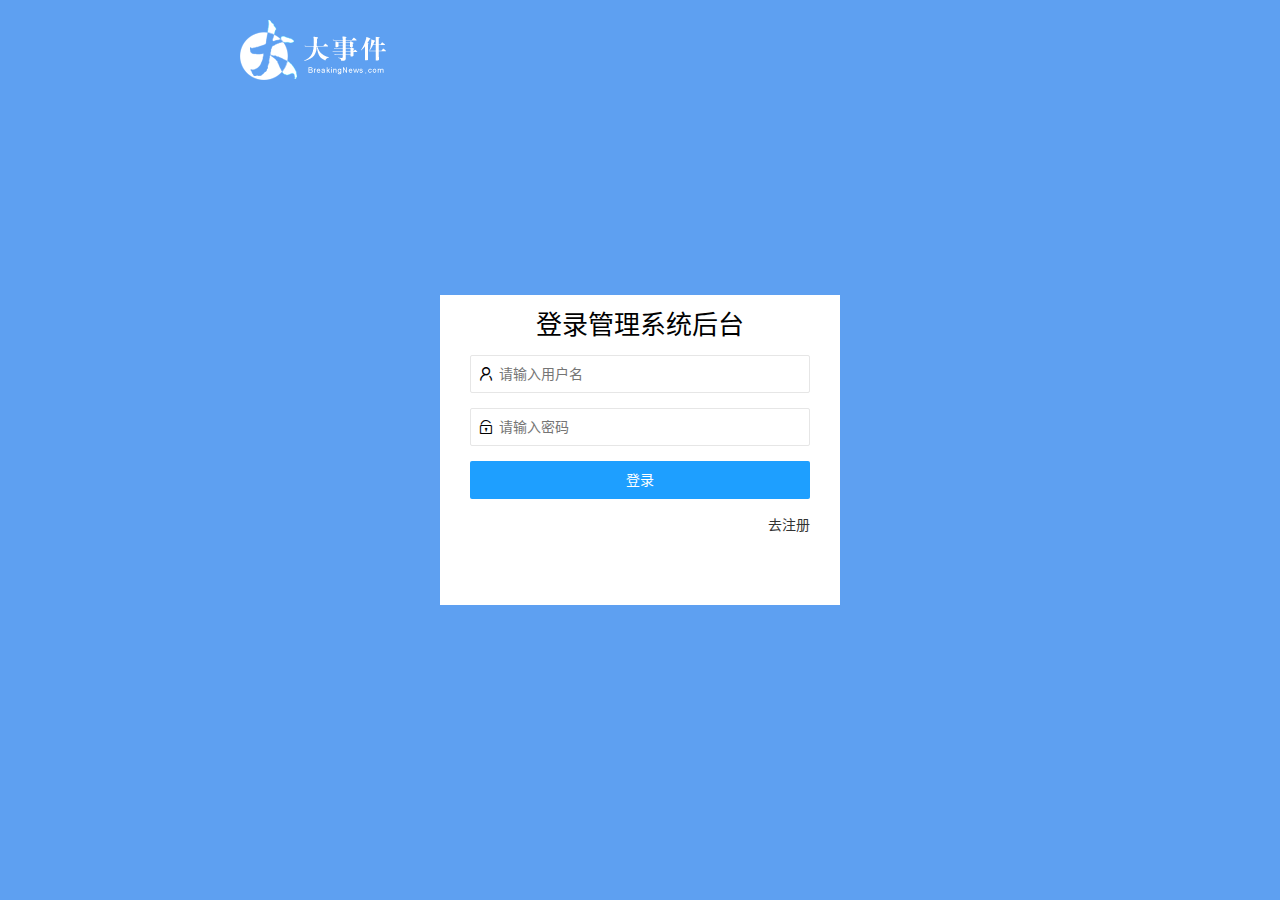
<file: login.html>
<!DOCTYPE html>
<html lang="zh-CN">

<head>
    <meta charset="UTF-8">
    <meta name="viewport" content="width=device-width, initial-scale=1.0">
    <title>Document</title>
    <link rel="stylesheet" href="./assets/lib/layui/css/layui.css">
    <link rel="stylesheet" href="./assets/css/login.css">

</head>

<body>
    <!-- log图片 -->

    <img src="./assets/images/logo.png" alt="" id="logo">

    <!-- 登录盒子 start -->
    <div class="box login">
        <!-- 标题 -->
        <div class="title">登录管理系统后台</div>
        <!-- 表单 -->
        <form class="layui-form" action="">
            <!-- 第一项 用户名 -->
            <div class="layui-form-item">
                <i class="layui-icon layui-icon-username"></i>
                <input type="text" name="username" required lay-verify="required" placeholder="请输入用户名"
                    autocomplete="off" class="layui-input">

            </div>
            <!-- 第二项 输入密码 -->
            <div class="layui-form-item">
                <i class="layui-icon layui-icon-password"></i>
                <input type="password" name="password" required lay-verify="required" placeholder="请输入密码"
                    autocomplete="off" class="layui-input">

            </div>
            <!-- 第四项 按钮 -->
            <div class="layui-form-item">
                <button class="layui-btn layui-btn-fluid layui-bg-blue" lay-submit lay-filter="formDemo">登录</button>

            </div>
            <!-- 第五项  -->
            <div class="layui-form-item">
                <a href="#">去注册</a>

            </div>
        </form>

    </div>








    <!-- 注册盒子 -->

    <div class="box register">
        <div class="title">登录管理系统后台</div>

        <!-- 表单 -->
        <form class="layui-form" action="">
            <!-- 第一项 用户名 -->
            <div class="layui-form-item">
                <i class="layui-icon layui-icon-username"></i>
                <input type="text" name="username" required lay-verify="required|user" placeholder="请输入用户名"
                    autocomplete="off" class="layui-input">

            </div>
            <!-- 第二项 输入密码 -->
            <div class="layui-form-item">
                <i class="layui-icon layui-icon-password"></i>
                <input type="password" name="password" required lay-verify="required|len" placeholder="请输入密码"
                    autocomplete="off" class="layui-input pwd">

            </div>
            <!-- 第三项 确认输入 -->
            <div class="layui-form-item">
                <i class="layui-icon layui-icon-password"></i>
                <input type="password" required lay-verify="required|len|same" placeholder="请输入确认密码" autocomplete="off"
                    class="layui-input ">

            </div>
            <!-- 第四项 按钮 -->
            <div class="layui-form-item">
                <button class="layui-btn layui-btn-fluid layui-bg-blue" lay-submit lay-filter="formDemo">注册</button>

            </div>
            <!-- 第五项  -->
            <div class="layui-form-item">
                <a href="javascript:;">去登录</a>

            </div>
        </form>


    </div>































    <script src="./assets/lib/layui/layui.all.js"></script>
    <script src="./assets/lib/jquery.js"></script>
    <script src="./assets/js/common.js"></script>
    <script src="./assets/js/login.js"></script>
</body>

</html>
</file>
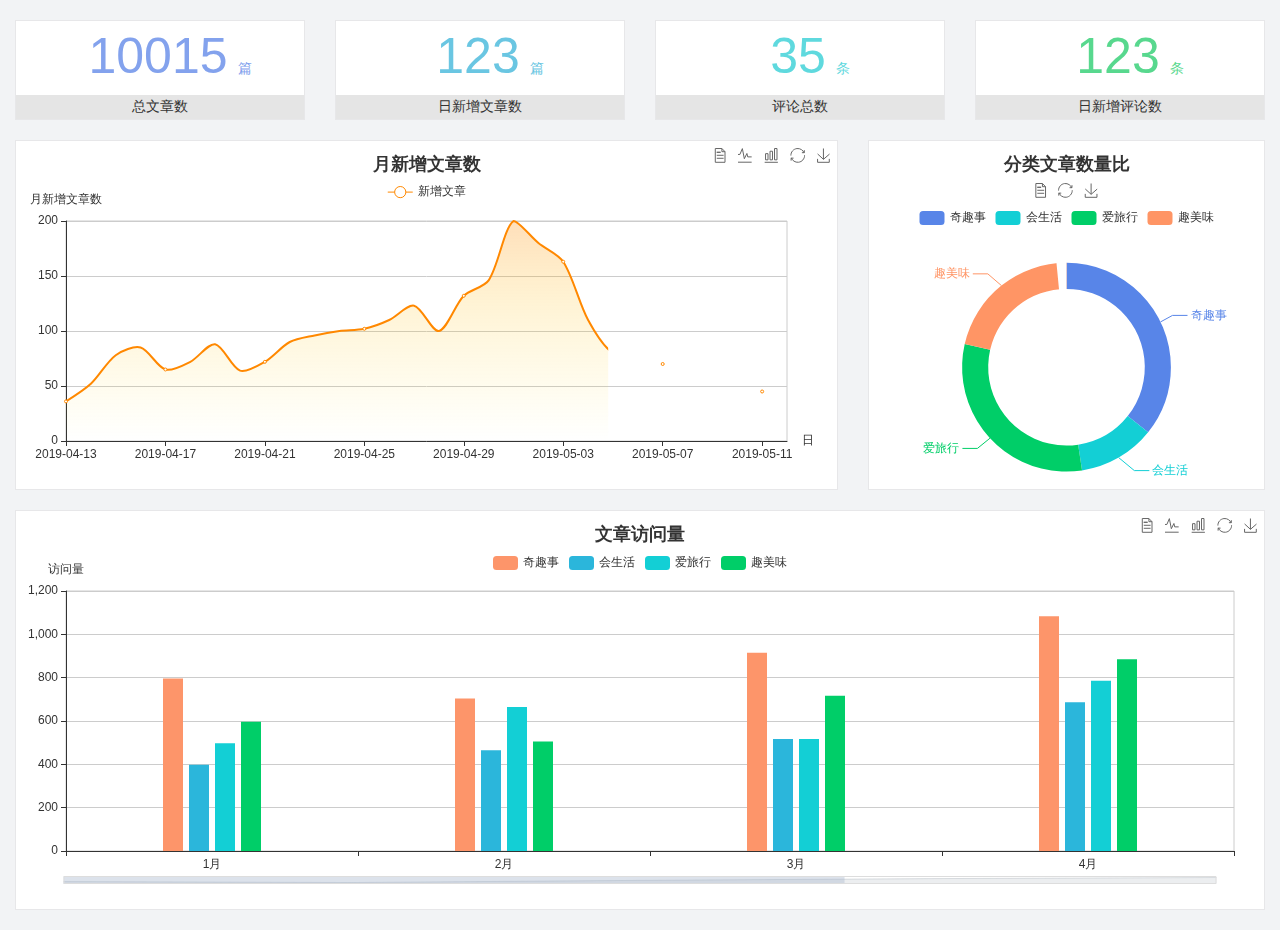
<file: home/dashboard.html>
<!DOCTYPE html>
<html lang="en">

<head>
  <meta charset="UTF-8">
  <meta name="viewport" content="width=device-width, initial-scale=1.0">
  <meta http-equiv="X-UA-Compatible" content="ie=edge">
  <title>图表统计</title>
  <link rel="stylesheet" href="../assets/lib/bootstrap.css" />
  <link rel="stylesheet" href="../assets/lib/main.css" />
  <script src="../assets/lib/jquery.js"></script>
  <script type="text/javascript" src="../assets/lib/echarts.min.js"></script>
</head>

<body>
  <div class="container-fluid">
    <div class="row spannel_list">
      <div class="col-sm-3 col-xs-6">
        <div class="spannel">
          <em>10015</em><span>篇</span>
          <b>总文章数</b>
        </div>
      </div>
      <div class="col-sm-3 col-xs-6">
        <div class="spannel scolor01">
          <em>123</em><span>篇</span>
          <b>日新增文章数</b>
        </div>
      </div>
      <div class="col-sm-3 col-xs-6">
        <div class="spannel scolor02">
          <em>35</em><span>条</span>
          <b>评论总数</b>
        </div>
      </div>
      <div class="col-sm-3 col-xs-6">
        <div class="spannel scolor03">
          <em>123</em><span>条</span>
          <b>日新增评论数</b>
        </div>
      </div>
    </div>
  </div>

  <div class="container-fluid">
    <div class="row curve-pie">
      <div class="col-lg-8 col-md-8">
        <div class="gragh_pannel" id="curve_show"></div>
      </div>
      <div class="col-lg-4 col-md-4">
        <div class="gragh_pannel" id="pie_show"></div>
      </div>
    </div>
  </div>

  <div class="container-fluid">
    <div class="column_pannel" id="column_show"></div>
  </div>

  <script>
    var oChart = echarts.init(document.getElementById('curve_show'));
    var aList_all = [
      { 'count': 36, 'date': '2019-04-13' },
      { 'count': 52, 'date': '2019-04-14' },
      { 'count': 78, 'date': '2019-04-15' },
      { 'count': 85, 'date': '2019-04-16' },
      { 'count': 65, 'date': '2019-04-17' },
      { 'count': 72, 'date': '2019-04-18' },
      { 'count': 88, 'date': '2019-04-19' },
      { 'count': 64, 'date': '2019-04-20' },
      { 'count': 72, 'date': '2019-04-21' },
      { 'count': 90, 'date': '2019-04-22' },
      { 'count': 96, 'date': '2019-04-23' },
      { 'count': 100, 'date': '2019-04-24' },
      { 'count': 102, 'date': '2019-04-25' },
      { 'count': 110, 'date': '2019-04-26' },
      { 'count': 123, 'date': '2019-04-27' },
      { 'count': 100, 'date': '2019-04-28' },
      { 'count': 132, 'date': '2019-04-29' },
      { 'count': 146, 'date': '2019-04-30' },
      { 'count': 200, 'date': '2019-05-01' },
      { 'count': 180, 'date': '2019-05-02' },
      { 'count': 163, 'date': '2019-05-03' },
      { 'count': 110, 'date': '2019-05-04' },
      { 'count': 80, 'date': '2019-05-05' },
      { 'count': 82, 'date': '2019-05-06' },
      { 'count': 70, 'date': '2019-05-07' },
      { 'count': 65, 'date': '2019-05-08' },
      { 'count': 54, 'date': '2019-05-09' },
      { 'count': 40, 'date': '2019-05-10' },
      { 'count': 45, 'date': '2019-05-11' },
      { 'count': 38, 'date': '2019-05-12' },
    ];

    let aCount = [];
    let aDate = [];

    for (var i = 0; i < aList_all.length; i++) {
      aCount.push(aList_all[i].count);
      aDate.push(aList_all[i].date);
    }

    var chartopt = {
      title: {
        text: '月新增文章数',
        left: 'center',
        top: '10'
      },
      tooltip: {
        trigger: 'axis'
      },
      legend: {
        data: ['新增文章'],
        top: '40'
      },
      toolbox: {
        show: true,
        feature: {
          mark: { show: true },
          dataView: { show: true, readOnly: false },
          magicType: { show: true, type: ['line', 'bar'] },
          restore: { show: true },
          saveAsImage: { show: true }
        }
      },
      calculable: true,
      xAxis: [
        {
          name: '日',
          type: 'category',
          boundaryGap: false,
          data: aDate
        }
      ],
      yAxis: [
        {
          name: '月新增文章数',
          type: 'value'
        }
      ],
      series: [
        {
          name: '新增文章',
          type: 'line',
          smooth: true,
          itemStyle: { normal: { areaStyle: { type: 'default' }, color: '#f80' }, lineStyle: { color: '#f80' } },
          data: aCount
        }],
      areaStyle: {
        normal: {
          color: new echarts.graphic.LinearGradient(0, 0, 0, 1, [{
            offset: 0,
            color: 'rgba(255,136,0,0.39)'
          }, {
            offset: .34,
            color: 'rgba(255,180,0,0.25)'
          }, {
            offset: 1,
            color: 'rgba(255,222,0,0.00)'
          }])

        }
      },
      grid: {
        show: true,
        x: 50,
        x2: 50,
        y: 80,
        height: 220
      }
    };

    oChart.setOption(chartopt);


    var oPie = echarts.init(document.getElementById('pie_show'));
    var oPieopt =
    {
      title: {
        top: 10,
        text: '分类文章数量比',
        x: 'center'
      },
      tooltip: {
        trigger: 'item',
        formatter: "{a} <br/>{b} : {c} ({d}%)"
      },
      color: ['#5885e8', '#13cfd5', '#00ce68', '#ff9565'],
      legend: {
        x: 'center',
        top: 65,
        data: ['奇趣事', '会生活', '爱旅行', '趣美味']
      },
      toolbox: {
        show: true,
        x: 'center',
        top: 35,
        feature: {
          mark: { show: true },
          dataView: { show: true, readOnly: false },
          magicType: {
            show: true,
            type: ['pie', 'funnel'],
            option: {
              funnel: {
                x: '25%',
                width: '50%',
                funnelAlign: 'left',
                max: 1548
              }
            }
          },
          restore: { show: true },
          saveAsImage: { show: true }
        }
      },
      calculable: true,
      series: [
        {
          name: '访问来源',
          type: 'pie',
          radius: ['45%', '60%'],
          center: ['50%', '65%'],
          data: [
            { value: 300, name: '奇趣事' },
            { value: 100, name: '会生活' },
            { value: 260, name: '爱旅行' },
            { value: 180, name: '趣美味' }
          ]
        }
      ]
    };
    oPie.setOption(oPieopt);



    var oColumn = this.echarts.init(document.getElementById('column_show'));
    var oColumnopt =
    {
      title: {
        text: '文章访问量',
        left: 'center',
        top: '10'
      },
      tooltip: {
        trigger: 'axis'
      },
      legend: {
        data: ['奇趣事', '会生活', '爱旅行', '趣美味'],
        top: '40'
      },
      toolbox: {
        show: true,
        feature: {
          mark: { show: true },
          dataView: { show: true, readOnly: false },
          magicType: { show: true, type: ['line', 'bar'] },
          restore: { show: true },
          saveAsImage: { show: true }
        }
      },
      calculable: true,
      xAxis: [
        {
          type: 'category',
          data: ['1月', '2月', '3月', '4月', '5月']
        }
      ],
      yAxis: [
        {
          name: '访问量',
          type: 'value'
        }
      ],
      series: [
        {
          name: '奇趣事',
          type: 'bar',
          barWidth: 20,
          itemStyle: {
            normal: { areaStyle: { type: 'default' }, color: '#fd956a' }
          },
          data: [800, 708, 920, 1090, 1200]
        },
        {
          name: '会生活',
          type: 'bar',
          barWidth: 20,
          itemStyle: {
            normal: { areaStyle: { type: 'default' }, color: '#2bb6db' }
          },
          data: [400, 468, 520, 690, 800]
        },
        {
          name: '爱旅行',
          type: 'bar',
          barWidth: 20,
          itemStyle: {
            normal: { areaStyle: { type: 'default' }, color: '#13cfd5' }
          },
          data: [500, 668, 520, 790, 900]
        },
        {
          name: '趣美味',
          type: 'bar',
          barWidth: 20,
          itemStyle: {
            normal: { areaStyle: { type: 'default' }, color: '#00ce68' }
          },
          data: [600, 508, 720, 890, 1000]
        }
      ],
      grid: {
        show: true,
        x: 50,
        x2: 30,
        y: 80,
        height: 260
      },
      dataZoom: [//给x轴设置滚动条
        {
          start: 0,//默认为0
          end: 100 - 1000 / 31,//默认为100
          type: 'slider',
          show: true,
          xAxisIndex: [0],
          handleSize: 0,//滑动条的 左右2个滑动条的大小
          height: 8,//组件高度
          left: 45, //左边的距离
          right: 50,//右边的距离
          bottom: 26,//右边的距离
          handleColor: '#ddd',//h滑动图标的颜色
          handleStyle: {
            borderColor: "#cacaca",
            borderWidth: "1",
            shadowBlur: 2,
            background: "#ddd",
            shadowColor: "#ddd",
          }
        }]
    };
    oColumn.setOption(oColumnopt);
  </script>
</body>

</html>
</file>
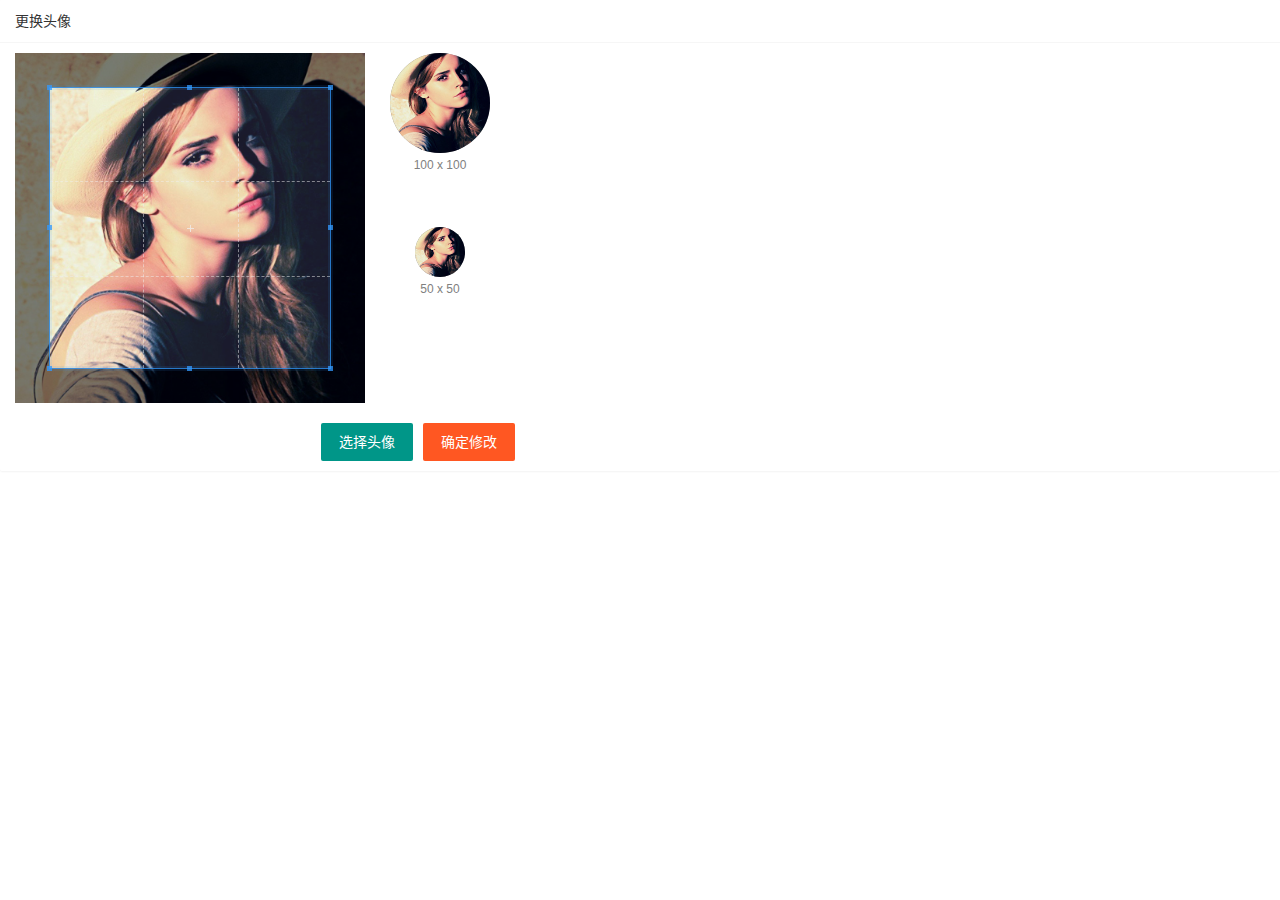
<file: user/atavar.html>
<!DOCTYPE html>
<html lang="zh-CN">

<head>
    <meta charset="UTF-8">
    <meta name="viewport" content="width=device-width, initial-scale=1.0">
    <title>Document</title>
    <link rel="stylesheet" href="../assets/lib/layui/css/layui.css">
    <!-- 剪裁插件css -->
    <link rel="stylesheet" href="../assets/lib/cropper/cropper.css">
    <link rel="stylesheet" href="/user/css/atavar.css">
</head>

<body>
    <div class="layui-card">
        <div class="layui-card-header">更换头像</div>
        <div class="layui-card-body">
            <!-- 第一行的图片裁剪和预览区域 -->
            <div class="row1">
                <!-- 图片裁剪区域 -->
                <div class="cropper-box">
                    <!-- 这个 img 标签很重要，将来会把它初始化为裁剪区域 -->
                    <img id="image" src="../assets/images/sample.jpg" />
                </div>
                <!-- 图片的预览区域 -->
                <div class="preview-box">
                    <div>
                        <!-- 宽高为 100px 的预览区域 -->
                        <div class="img-preview w100"></div>
                        <p class="size">100 x 100</p>
                    </div>
                    <div>
                        <!-- 宽高为 50px 的预览区域 -->
                        <div class="img-preview w50"></div>
                        <p class="size">50 x 50</p>
                    </div>
                </div>
            </div>

            <!-- 第二行的按钮区域 -->
            <div class="row2">
                <!-- 文件域 multiple文件多选 -->
                <input type="file" id="file" style="display: none;">
                <button type="button" class="layui-btn" id="chooseFile">选择头像</button>
                <button type="button" class="layui-btn layui-btn-danger" id="sure">确定修改</button>
            </div>
        </div>
    </div>




















    <script src="../assets/lib/layui/layui.all.js"></script>
    <script src="../assets/lib/jquery.js"></script>

    <!-- 加载剪裁插件 -->
    <script src="../assets/lib/cropper/Cropper.js"></script>
    <script src="../assets/lib/cropper/jquery-cropper.js"></script>
    <script src="../assets/js/common.js"></script>

    <script src="/user/js/atavar.js"></script>

</body>

</html>
</file>
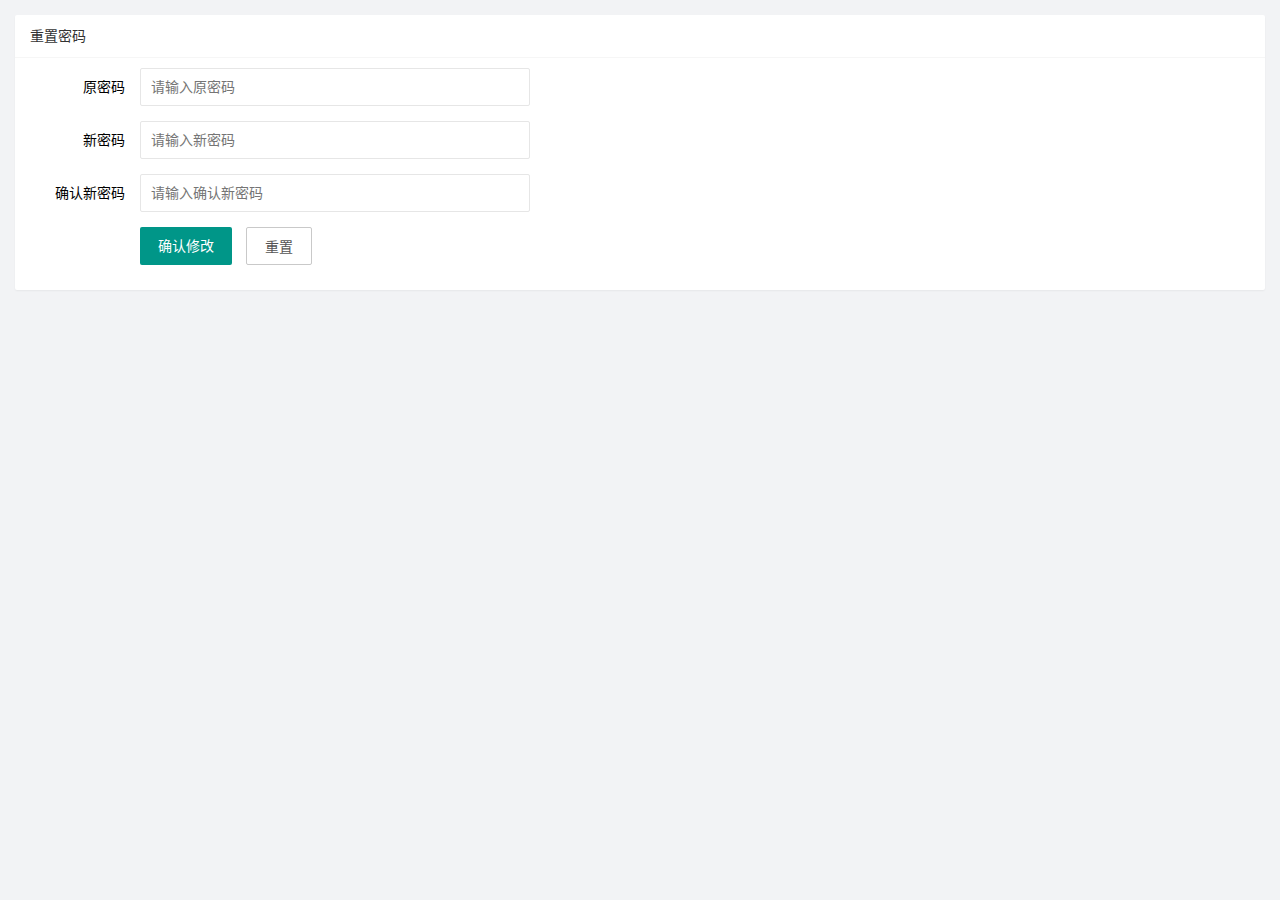
<file: user/repwd.html>
<!DOCTYPE html>
<html lang="zh-CN">

<head>
    <meta charset="UTF-8">
    <meta name="viewport" content="width=device-width, initial-scale=1.0">
    <title>Document</title>
    <link rel="stylesheet" href="../assets/lib/layui/css/layui.css">
    <!-- 重置密码和修改信息css样式一样 加载一份就可以 -->
    <link rel="stylesheet" href="./css/userinfo.css">
</head>

<body>

    <div class="layui-card">
        <div class="layui-card-header">重置密码</div>
        <div class="layui-card-body">
            <form class="layui-form" action="" lay-filter="user">
                <!-- 第一项：原密码 -->
                <div class="layui-form-item">
                    <label class="layui-form-label">原密码</label>
                    <div class="layui-input-block">
                        <input type="password" name="oldPwd" required lay-verify="required|len" placeholder="请输入原密码"
                            autocomplete="off" class="layui-input">
                    </div>
                </div>
                <!-- 第二项：新密码 -->
                <div class="layui-form-item">
                    <label class="layui-form-label">新密码</label>
                    <div class="layui-input-block">
                        <input type="password" name="newPwd" required lay-verify="required|len|diff"
                            placeholder="请输入新密码" autocomplete="off" class="layui-input">
                    </div>
                </div>
                <!-- 第三项：确认新密码 -->
                <div class="layui-form-item">
                    <label class="layui-form-label">确认新密码</label>
                    <div class="layui-input-block">
                        <input type="password" required lay-verify="required|len|same" placeholder="请输入确认新密码"
                            autocomplete="off" class="layui-input">
                    </div>
                </div>
                <!-- 第四项：按钮 -->
                <div class="layui-form-item">
                    <div class="layui-input-block">
                        <button class="layui-btn" lay-submit lay-filter="formDemo">确认修改</button>
                        <button type="reset" class="layui-btn layui-btn-primary">重置</button>
                    </div>
                </div>
            </form>
        </div>
    </div>














    <script src="../assets/lib/layui/layui.all.js"></script>
    <script src="../assets/lib/jquery.js"></script>
    <script src="../assets/js/common.js"></script>
    <script src="/user/js/repwd.js"></script>
</body>

</html>
</file>
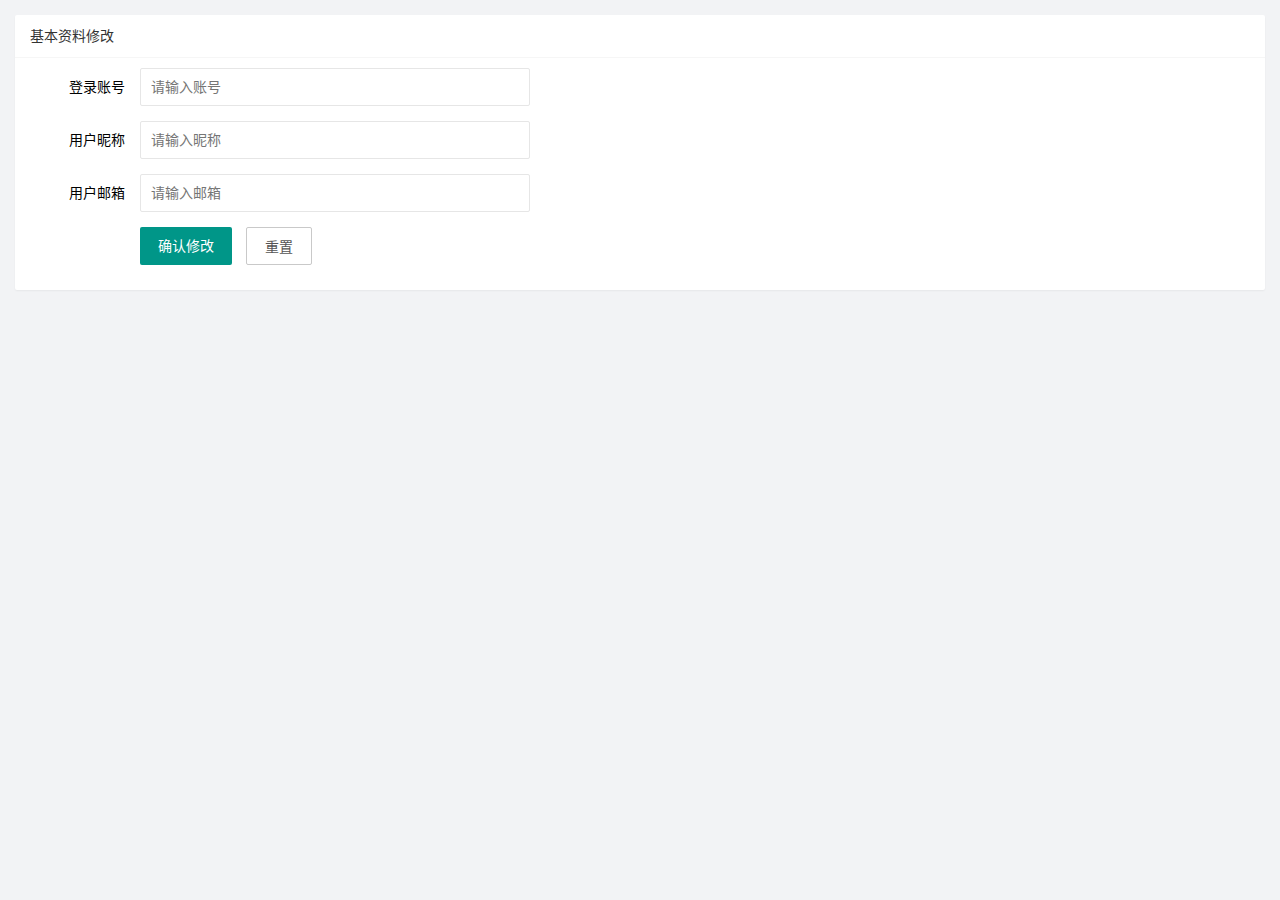
<file: user/userinfo.html>
<!DOCTYPE html>
<html lang="zh-CN">

<head>
    <meta charset="UTF-8">
    <meta name="viewport" content="width=device-width, initial-scale=1.0">
    <title></title>
    <link rel="stylesheet" href="../assets/lib/layui/css/layui.css">
    <link rel="stylesheet" href="./css/userinfo.css">
</head>

<body>
    <div class="layui-card">
        <div class="layui-card-header">基本资料修改</div>
        <div class="layui-card-body">
            <form class="layui-form" action="" lay-filter="user">
                <!-- 第一项：用户名 -->
                <div class="layui-form-item">
                    <label class="layui-form-label">登录账号</label>
                    <div class="layui-input-block">
                        <input disabled type="text" name="username" required lay-verify="required" placeholder="请输入账号"
                            autocomplete="off" class="layui-input">
                    </div>
                </div>
                <!-- 第二项：昵称 -->
                <div class="layui-form-item">
                    <label class="layui-form-label">用户昵称</label>
                    <div class="layui-input-block">
                        <input type="text" name="nickname" required lay-verify="required" placeholder="请输入昵称"
                            autocomplete="off" class="layui-input">
                    </div>
                </div>
                <!-- 第三项：邮箱 -->
                <div class="layui-form-item">
                    <label class="layui-form-label">用户邮箱</label>
                    <div class="layui-input-block">
                        <input type="text" name="email" required lay-verify="required" placeholder="请输入邮箱"
                            autocomplete="off" class="layui-input">
                    </div>
                </div>
                <!-- 第四项：按钮 -->
                <div class="layui-form-item">
                    <div class="layui-input-block">
                        <input type="hidden" name="id">
                        <button class="layui-btn" lay-submit lay-filter="formDemo">确认修改</button>
                        <button type="reset" class="layui-btn layui-btn-primary">重置</button>
                    </div>
                </div>
            </form>
        </div>
    </div>
























    <script src="../assets/lib/layui/layui.all.js"></script>
    <script src="../assets/lib/jquery.js"></script>
    <script src="../assets/js/common.js"></script>
    <script src="/user/js/userinfo.js"></script>




</body>

</html>
</file>
<file: assets/lib/layui/css/layui.css>
/** layui-v2.5.6 MIT License By https://www.layui.com */
 .layui-inline,img{display:inline-block;vertical-align:middle}h1,h2,h3,h4,h5,h6{font-weight:400}.layui-edge,.layui-header,.layui-inline,.layui-main{position:relative}.layui-body,.layui-edge,.layui-elip{overflow:hidden}.layui-btn,.layui-edge,.layui-inline,img{vertical-align:middle}.layui-btn,.layui-disabled,.layui-icon,.layui-unselect{-moz-user-select:none;-webkit-user-select:none;-ms-user-select:none}.layui-elip,.layui-form-checkbox span,.layui-form-pane .layui-form-label{text-overflow:ellipsis;white-space:nowrap}.layui-breadcrumb,.layui-tree-btnGroup{visibility:hidden}blockquote,body,button,dd,div,dl,dt,form,h1,h2,h3,h4,h5,h6,input,li,ol,p,pre,td,textarea,th,ul{margin:0;padding:0;-webkit-tap-highlight-color:rgba(0,0,0,0)}a:active,a:hover{outline:0}img{border:none}li{list-style:none}table{border-collapse:collapse;border-spacing:0}h4,h5,h6{font-size:100%}button,input,optgroup,option,select,textarea{font-family:inherit;font-size:inherit;font-style:inherit;font-weight:inherit;outline:0}pre{white-space:pre-wrap;white-space:-moz-pre-wrap;white-space:-pre-wrap;white-space:-o-pre-wrap;word-wrap:break-word}body{line-height:24px;font:14px Helvetica Neue,Helvetica,PingFang SC,Tahoma,Arial,sans-serif}hr{height:1px;margin:10px 0;border:0;clear:both}a{color:#333;text-decoration:none}a:hover{color:#777}a cite{font-style:normal;*cursor:pointer}.layui-border-box,.layui-border-box *{box-sizing:border-box}.layui-box,.layui-box *{box-sizing:content-box}.layui-clear{clear:both;*zoom:1}.layui-clear:after{content:'\20';clear:both;*zoom:1;display:block;height:0}.layui-inline{*display:inline;*zoom:1}.layui-edge{display:inline-block;width:0;height:0;border-width:6px;border-style:dashed;border-color:transparent}.layui-edge-top{top:-4px;border-bottom-color:#999;border-bottom-style:solid}.layui-edge-right{border-left-color:#999;border-left-style:solid}.layui-edge-bottom{top:2px;border-top-color:#999;border-top-style:solid}.layui-edge-left{border-right-color:#999;border-right-style:solid}.layui-disabled,.layui-disabled:hover{color:#d2d2d2!important;cursor:not-allowed!important}.layui-circle{border-radius:100%}.layui-show{display:block!important}.layui-hide{display:none!important}@font-face{font-family:layui-icon;src:url(../font/iconfont.eot?v=256);src:url(../font/iconfont.eot?v=256#iefix) format('embedded-opentype'),url(../font/iconfont.woff2?v=256) format('woff2'),url(../font/iconfont.woff?v=256) format('woff'),url(../font/iconfont.ttf?v=256) format('truetype'),url(../font/iconfont.svg?v=256#layui-icon) format('svg')}.layui-icon{font-family:layui-icon!important;font-size:16px;font-style:normal;-webkit-font-smoothing:antialiased;-moz-osx-font-smoothing:grayscale}.layui-icon-reply-fill:before{content:"\e611"}.layui-icon-set-fill:before{content:"\e614"}.layui-icon-menu-fill:before{content:"\e60f"}.layui-icon-search:before{content:"\e615"}.layui-icon-share:before{content:"\e641"}.layui-icon-set-sm:before{content:"\e620"}.layui-icon-engine:before{content:"\e628"}.layui-icon-close:before{content:"\1006"}.layui-icon-close-fill:before{content:"\1007"}.layui-icon-chart-screen:before{content:"\e629"}.layui-icon-star:before{content:"\e600"}.layui-icon-circle-dot:before{content:"\e617"}.layui-icon-chat:before{content:"\e606"}.layui-icon-release:before{content:"\e609"}.layui-icon-list:before{content:"\e60a"}.layui-icon-chart:before{content:"\e62c"}.layui-icon-ok-circle:before{content:"\1005"}.layui-icon-layim-theme:before{content:"\e61b"}.layui-icon-table:before{content:"\e62d"}.layui-icon-right:before{content:"\e602"}.layui-icon-left:before{content:"\e603"}.layui-icon-cart-simple:before{content:"\e698"}.layui-icon-face-cry:before{content:"\e69c"}.layui-icon-face-smile:before{content:"\e6af"}.layui-icon-survey:before{content:"\e6b2"}.layui-icon-tree:before{content:"\e62e"}.layui-icon-ie:before{content:"\e7bb"}.layui-icon-upload-circle:before{content:"\e62f"}.layui-icon-add-circle:before{content:"\e61f"}.layui-icon-download-circle:before{content:"\e601"}.layui-icon-templeate-1:before{content:"\e630"}.layui-icon-util:before{content:"\e631"}.layui-icon-face-surprised:before{content:"\e664"}.layui-icon-edit:before{content:"\e642"}.layui-icon-speaker:before{content:"\e645"}.layui-icon-down:before{content:"\e61a"}.layui-icon-file:before{content:"\e621"}.layui-icon-layouts:before{content:"\e632"}.layui-icon-rate-half:before{content:"\e6c9"}.layui-icon-add-circle-fine:before{content:"\e608"}.layui-icon-prev-circle:before{content:"\e633"}.layui-icon-read:before{content:"\e705"}.layui-icon-404:before{content:"\e61c"}.layui-icon-carousel:before{content:"\e634"}.layui-icon-help:before{content:"\e607"}.layui-icon-code-circle:before{content:"\e635"}.layui-icon-windows:before{content:"\e67f"}.layui-icon-water:before{content:"\e636"}.layui-icon-username:before{content:"\e66f"}.layui-icon-find-fill:before{content:"\e670"}.layui-icon-about:before{content:"\e60b"}.layui-icon-location:before{content:"\e715"}.layui-icon-up:before{content:"\e619"}.layui-icon-pause:before{content:"\e651"}.layui-icon-date:before{content:"\e637"}.layui-icon-layim-uploadfile:before{content:"\e61d"}.layui-icon-delete:before{content:"\e640"}.layui-icon-play:before{content:"\e652"}.layui-icon-top:before{content:"\e604"}.layui-icon-firefox:before{content:"\e686"}.layui-icon-friends:before{content:"\e612"}.layui-icon-refresh-3:before{content:"\e9aa"}.layui-icon-ok:before{content:"\e605"}.layui-icon-layer:before{content:"\e638"}.layui-icon-face-smile-fine:before{content:"\e60c"}.layui-icon-dollar:before{content:"\e659"}.layui-icon-group:before{content:"\e613"}.layui-icon-layim-download:before{content:"\e61e"}.layui-icon-picture-fine:before{content:"\e60d"}.layui-icon-link:before{content:"\e64c"}.layui-icon-diamond:before{content:"\e735"}.layui-icon-log:before{content:"\e60e"}.layui-icon-key:before{content:"\e683"}.layui-icon-rate-solid:before{content:"\e67a"}.layui-icon-fonts-del:before{content:"\e64f"}.layui-icon-unlink:before{content:"\e64d"}.layui-icon-fonts-clear:before{content:"\e639"}.layui-icon-triangle-r:before{content:"\e623"}.layui-icon-circle:before{content:"\e63f"}.layui-icon-radio:before{content:"\e643"}.layui-icon-align-center:before{content:"\e647"}.layui-icon-align-right:before{content:"\e648"}.layui-icon-align-left:before{content:"\e649"}.layui-icon-loading-1:before{content:"\e63e"}.layui-icon-return:before{content:"\e65c"}.layui-icon-fonts-strong:before{content:"\e62b"}.layui-icon-upload:before{content:"\e67c"}.layui-icon-dialogue:before{content:"\e63a"}.layui-icon-video:before{content:"\e6ed"}.layui-icon-headset:before{content:"\e6fc"}.layui-icon-cellphone-fine:before{content:"\e63b"}.layui-icon-add-1:before{content:"\e654"}.layui-icon-face-smile-b:before{content:"\e650"}.layui-icon-fonts-html:before{content:"\e64b"}.layui-icon-screen-full:before{content:"\e622"}.layui-icon-form:before{content:"\e63c"}.layui-icon-cart:before{content:"\e657"}.layui-icon-camera-fill:before{content:"\e65d"}.layui-icon-tabs:before{content:"\e62a"}.layui-icon-heart-fill:before{content:"\e68f"}.layui-icon-fonts-code:before{content:"\e64e"}.layui-icon-ios:before{content:"\e680"}.layui-icon-at:before{content:"\e687"}.layui-icon-fire:before{content:"\e756"}.layui-icon-set:before{content:"\e716"}.layui-icon-fonts-u:before{content:"\e646"}.layui-icon-triangle-d:before{content:"\e625"}.layui-icon-tips:before{content:"\e702"}.layui-icon-picture:before{content:"\e64a"}.layui-icon-more-vertical:before{content:"\e671"}.layui-icon-bluetooth:before{content:"\e689"}.layui-icon-flag:before{content:"\e66c"}.layui-icon-loading:before{content:"\e63d"}.layui-icon-fonts-i:before{content:"\e644"}.layui-icon-refresh-1:before{content:"\e666"}.layui-icon-rmb:before{content:"\e65e"}.layui-icon-addition:before{content:"\e624"}.layui-icon-home:before{content:"\e68e"}.layui-icon-time:before{content:"\e68d"}.layui-icon-user:before{content:"\e770"}.layui-icon-notice:before{content:"\e667"}.layui-icon-chrome:before{content:"\e68a"}.layui-icon-edge:before{content:"\e68b"}.layui-icon-login-weibo:before{content:"\e675"}.layui-icon-voice:before{content:"\e688"}.layui-icon-upload-drag:before{content:"\e681"}.layui-icon-login-qq:before{content:"\e676"}.layui-icon-snowflake:before{content:"\e6b1"}.layui-icon-heart:before{content:"\e68c"}.layui-icon-logout:before{content:"\e682"}.layui-icon-file-b:before{content:"\e655"}.layui-icon-template:before{content:"\e663"}.layui-icon-transfer:before{content:"\e691"}.layui-icon-auz:before{content:"\e672"}.layui-icon-console:before{content:"\e665"}.layui-icon-app:before{content:"\e653"}.layui-icon-prev:before{content:"\e65a"}.layui-icon-website:before{content:"\e7ae"}.layui-icon-next:before{content:"\e65b"}.layui-icon-component:before{content:"\e857"}.layui-icon-android:before{content:"\e684"}.layui-icon-more:before{content:"\e65f"}.layui-icon-login-wechat:before{content:"\e677"}.layui-icon-shrink-right:before{content:"\e668"}.layui-icon-spread-left:before{content:"\e66b"}.layui-icon-camera:before{content:"\e660"}.layui-icon-note:before{content:"\e66e"}.layui-icon-refresh:before{content:"\e669"}.layui-icon-female:before{content:"\e661"}.layui-icon-male:before{content:"\e662"}.layui-icon-screen-restore:before{content:"\e758"}.layui-icon-password:before{content:"\e673"}.layui-icon-senior:before{content:"\e674"}.layui-icon-theme:before{content:"\e66a"}.layui-icon-tread:before{content:"\e6c5"}.layui-icon-praise:before{content:"\e6c6"}.layui-icon-star-fill:before{content:"\e658"}.layui-icon-rate:before{content:"\e67b"}.layui-icon-template-1:before{content:"\e656"}.layui-icon-vercode:before{content:"\e679"}.layui-icon-service:before{content:"\e626"}.layui-icon-cellphone:before{content:"\e678"}.layui-icon-print:before{content:"\e66d"}.layui-icon-cols:before{content:"\e610"}.layui-icon-wifi:before{content:"\e7e0"}.layui-icon-export:before{content:"\e67d"}.layui-icon-rss:before{content:"\e808"}.layui-icon-slider:before{content:"\e714"}.layui-icon-email:before{content:"\e618"}.layui-icon-subtraction:before{content:"\e67e"}.layui-icon-mike:before{content:"\e6dc"}.layui-icon-light:before{content:"\e748"}.layui-icon-gift:before{content:"\e627"}.layui-icon-mute:before{content:"\e685"}.layui-icon-reduce-circle:before{content:"\e616"}.layui-icon-music:before{content:"\e690"}.layui-main{width:1140px;margin:0 auto}.layui-header{z-index:1000;height:60px}.layui-header a:hover{transition:all .5s;-webkit-transition:all .5s}.layui-side{position:fixed;left:0;top:0;bottom:0;z-index:999;width:200px;overflow-x:hidden}.layui-side-scroll{position:relative;width:220px;height:100%;overflow-x:hidden}.layui-body{position:absolute;left:200px;right:0;top:0;bottom:0;z-index:998;width:auto;overflow-y:auto;box-sizing:border-box}.layui-layout-body{overflow:hidden}.layui-layout-admin .layui-header{background-color:#23262E}.layui-layout-admin .layui-side{top:60px;width:200px;overflow-x:hidden}.layui-layout-admin .layui-body{position:fixed;top:60px;bottom:44px}.layui-layout-admin .layui-main{width:auto;margin:0 15px}.layui-layout-admin .layui-footer{position:fixed;left:200px;right:0;bottom:0;height:44px;line-height:44px;padding:0 15px;background-color:#eee}.layui-layout-admin .layui-logo{position:absolute;left:0;top:0;width:200px;height:100%;line-height:60px;text-align:center;color:#009688;font-size:16px}.layui-layout-admin .layui-header .layui-nav{background:0 0}.layui-layout-left{position:absolute!important;left:200px;top:0}.layui-layout-right{position:absolute!important;right:0;top:0}.layui-container{position:relative;margin:0 auto;padding:0 15px;box-sizing:border-box}.layui-fluid{position:relative;margin:0 auto;padding:0 15px}.layui-row:after,.layui-row:before{content:'';display:block;clear:both}.layui-col-lg1,.layui-col-lg10,.layui-col-lg11,.layui-col-lg12,.layui-col-lg2,.layui-col-lg3,.layui-col-lg4,.layui-col-lg5,.layui-col-lg6,.layui-col-lg7,.layui-col-lg8,.layui-col-lg9,.layui-col-md1,.layui-col-md10,.layui-col-md11,.layui-col-md12,.layui-col-md2,.layui-col-md3,.layui-col-md4,.layui-col-md5,.layui-col-md6,.layui-col-md7,.layui-col-md8,.layui-col-md9,.layui-col-sm1,.layui-col-sm10,.layui-col-sm11,.layui-col-sm12,.layui-col-sm2,.layui-col-sm3,.layui-col-sm4,.layui-col-sm5,.layui-col-sm6,.layui-col-sm7,.layui-col-sm8,.layui-col-sm9,.layui-col-xs1,.layui-col-xs10,.layui-col-xs11,.layui-col-xs12,.layui-col-xs2,.layui-col-xs3,.layui-col-xs4,.layui-col-xs5,.layui-col-xs6,.layui-col-xs7,.layui-col-xs8,.layui-col-xs9{position:relative;display:block;box-sizing:border-box}.layui-col-xs1,.layui-col-xs10,.layui-col-xs11,.layui-col-xs12,.layui-col-xs2,.layui-col-xs3,.layui-col-xs4,.layui-col-xs5,.layui-col-xs6,.layui-col-xs7,.layui-col-xs8,.layui-col-xs9{float:left}.layui-col-xs1{width:8.33333333%}.layui-col-xs2{width:16.66666667%}.layui-col-xs3{width:25%}.layui-col-xs4{width:33.33333333%}.layui-col-xs5{width:41.66666667%}.layui-col-xs6{width:50%}.layui-col-xs7{width:58.33333333%}.layui-col-xs8{width:66.66666667%}.layui-col-xs9{width:75%}.layui-col-xs10{width:83.33333333%}.layui-col-xs11{width:91.66666667%}.layui-col-xs12{width:100%}.layui-col-xs-offset1{margin-left:8.33333333%}.layui-col-xs-offset2{margin-left:16.66666667%}.layui-col-xs-offset3{margin-left:25%}.layui-col-xs-offset4{margin-left:33.33333333%}.layui-col-xs-offset5{margin-left:41.66666667%}.layui-col-xs-offset6{margin-left:50%}.layui-col-xs-offset7{margin-left:58.33333333%}.layui-col-xs-offset8{margin-left:66.66666667%}.layui-col-xs-offset9{margin-left:75%}.layui-col-xs-offset10{margin-left:83.33333333%}.layui-col-xs-offset11{margin-left:91.66666667%}.layui-col-xs-offset12{margin-left:100%}@media screen and (max-width:768px){.layui-hide-xs{display:none!important}.layui-show-xs-block{display:block!important}.layui-show-xs-inline{display:inline!important}.layui-show-xs-inline-block{display:inline-block!important}}@media screen and (min-width:768px){.layui-container{width:750px}.layui-hide-sm{display:none!important}.layui-show-sm-block{display:block!important}.layui-show-sm-inline{display:inline!important}.layui-show-sm-inline-block{display:inline-block!important}.layui-col-sm1,.layui-col-sm10,.layui-col-sm11,.layui-col-sm12,.layui-col-sm2,.layui-col-sm3,.layui-col-sm4,.layui-col-sm5,.layui-col-sm6,.layui-col-sm7,.layui-col-sm8,.layui-col-sm9{float:left}.layui-col-sm1{width:8.33333333%}.layui-col-sm2{width:16.66666667%}.layui-col-sm3{width:25%}.layui-col-sm4{width:33.33333333%}.layui-col-sm5{width:41.66666667%}.layui-col-sm6{width:50%}.layui-col-sm7{width:58.33333333%}.layui-col-sm8{width:66.66666667%}.layui-col-sm9{width:75%}.layui-col-sm10{width:83.33333333%}.layui-col-sm11{width:91.66666667%}.layui-col-sm12{width:100%}.layui-col-sm-offset1{margin-left:8.33333333%}.layui-col-sm-offset2{margin-left:16.66666667%}.layui-col-sm-offset3{margin-left:25%}.layui-col-sm-offset4{margin-left:33.33333333%}.layui-col-sm-offset5{margin-left:41.66666667%}.layui-col-sm-offset6{margin-left:50%}.layui-col-sm-offset7{margin-left:58.33333333%}.layui-col-sm-offset8{margin-left:66.66666667%}.layui-col-sm-offset9{margin-left:75%}.layui-col-sm-offset10{margin-left:83.33333333%}.layui-col-sm-offset11{margin-left:91.66666667%}.layui-col-sm-offset12{margin-left:100%}}@media screen and (min-width:992px){.layui-container{width:970px}.layui-hide-md{display:none!important}.layui-show-md-block{display:block!important}.layui-show-md-inline{display:inline!important}.layui-show-md-inline-block{display:inline-block!important}.layui-col-md1,.layui-col-md10,.layui-col-md11,.layui-col-md12,.layui-col-md2,.layui-col-md3,.layui-col-md4,.layui-col-md5,.layui-col-md6,.layui-col-md7,.layui-col-md8,.layui-col-md9{float:left}.layui-col-md1{width:8.33333333%}.layui-col-md2{width:16.66666667%}.layui-col-md3{width:25%}.layui-col-md4{width:33.33333333%}.layui-col-md5{width:41.66666667%}.layui-col-md6{width:50%}.layui-col-md7{width:58.33333333%}.layui-col-md8{width:66.66666667%}.layui-col-md9{width:75%}.layui-col-md10{width:83.33333333%}.layui-col-md11{width:91.66666667%}.layui-col-md12{width:100%}.layui-col-md-offset1{margin-left:8.33333333%}.layui-col-md-offset2{margin-left:16.66666667%}.layui-col-md-offset3{margin-left:25%}.layui-col-md-offset4{margin-left:33.33333333%}.layui-col-md-offset5{margin-left:41.66666667%}.layui-col-md-offset6{margin-left:50%}.layui-col-md-offset7{margin-left:58.33333333%}.layui-col-md-offset8{margin-left:66.66666667%}.layui-col-md-offset9{margin-left:75%}.layui-col-md-offset10{margin-left:83.33333333%}.layui-col-md-offset11{margin-left:91.66666667%}.layui-col-md-offset12{margin-left:100%}}@media screen and (min-width:1200px){.layui-container{width:1170px}.layui-hide-lg{display:none!important}.layui-show-lg-block{display:block!important}.layui-show-lg-inline{display:inline!important}.layui-show-lg-inline-block{display:inline-block!important}.layui-col-lg1,.layui-col-lg10,.layui-col-lg11,.layui-col-lg12,.layui-col-lg2,.layui-col-lg3,.layui-col-lg4,.layui-col-lg5,.layui-col-lg6,.layui-col-lg7,.layui-col-lg8,.layui-col-lg9{float:left}.layui-col-lg1{width:8.33333333%}.layui-col-lg2{width:16.66666667%}.layui-col-lg3{width:25%}.layui-col-lg4{width:33.33333333%}.layui-col-lg5{width:41.66666667%}.layui-col-lg6{width:50%}.layui-col-lg7{width:58.33333333%}.layui-col-lg8{width:66.66666667%}.layui-col-lg9{width:75%}.layui-col-lg10{width:83.33333333%}.layui-col-lg11{width:91.66666667%}.layui-col-lg12{width:100%}.layui-col-lg-offset1{margin-left:8.33333333%}.layui-col-lg-offset2{margin-left:16.66666667%}.layui-col-lg-offset3{margin-left:25%}.layui-col-lg-offset4{margin-left:33.33333333%}.layui-col-lg-offset5{margin-left:41.66666667%}.layui-col-lg-offset6{margin-left:50%}.layui-col-lg-offset7{margin-left:58.33333333%}.layui-col-lg-offset8{margin-left:66.66666667%}.layui-col-lg-offset9{margin-left:75%}.layui-col-lg-offset10{margin-left:83.33333333%}.layui-col-lg-offset11{margin-left:91.66666667%}.layui-col-lg-offset12{margin-left:100%}}.layui-col-space1{margin:-.5px}.layui-col-space1>*{padding:.5px}.layui-col-space2{margin:-1px}.layui-col-space2>*{padding:1px}.layui-col-space4{margin:-2px}.layui-col-space4>*{padding:2px}.layui-col-space5{margin:-2.5px}.layui-col-space5>*{padding:2.5px}.layui-col-space6{margin:-3px}.layui-col-space6>*{padding:3px}.layui-col-space8{margin:-4px}.layui-col-space8>*{padding:4px}.layui-col-space10{margin:-5px}.layui-col-space10>*{padding:5px}.layui-col-space12{margin:-6px}.layui-col-space12>*{padding:6px}.layui-col-space14{margin:-7px}.layui-col-space14>*{padding:7px}.layui-col-space15{margin:-7.5px}.layui-col-space15>*{padding:7.5px}.layui-col-space16{margin:-8px}.layui-col-space16>*{padding:8px}.layui-col-space18{margin:-9px}.layui-col-space18>*{padding:9px}.layui-col-space20{margin:-10px}.layui-col-space20>*{padding:10px}.layui-col-space22{margin:-11px}.layui-col-space22>*{padding:11px}.layui-col-space24{margin:-12px}.layui-col-space24>*{padding:12px}.layui-col-space25{margin:-12.5px}.layui-col-space25>*{padding:12.5px}.layui-col-space26{margin:-13px}.layui-col-space26>*{padding:13px}.layui-col-space28{margin:-14px}.layui-col-space28>*{padding:14px}.layui-col-space30{margin:-15px}.layui-col-space30>*{padding:15px}.layui-btn,.layui-input,.layui-select,.layui-textarea,.layui-upload-button{outline:0;-webkit-appearance:none;transition:all .3s;-webkit-transition:all .3s;box-sizing:border-box}.layui-elem-quote{margin-bottom:10px;padding:15px;line-height:22px;border-left:5px solid #009688;border-radius:0 2px 2px 0;background-color:#f2f2f2}.layui-quote-nm{border-style:solid;border-width:1px 1px 1px 5px;background:0 0}.layui-elem-field{margin-bottom:10px;padding:0;border-width:1px;border-style:solid}.layui-elem-field legend{margin-left:20px;padding:0 10px;font-size:20px;font-weight:300}.layui-field-title{margin:10px 0 20px;border-width:1px 0 0}.layui-field-box{padding:10px 15px}.layui-field-title .layui-field-box{padding:10px 0}.layui-progress{position:relative;height:6px;border-radius:20px;background-color:#e2e2e2}.layui-progress-bar{position:absolute;left:0;top:0;width:0;max-width:100%;height:6px;border-radius:20px;text-align:right;background-color:#5FB878;transition:all .3s;-webkit-transition:all .3s}.layui-progress-big,.layui-progress-big .layui-progress-bar{height:18px;line-height:18px}.layui-progress-text{position:relative;top:-20px;line-height:18px;font-size:12px;color:#666}.layui-progress-big .layui-progress-text{position:static;padding:0 10px;color:#fff}.layui-collapse{border-width:1px;border-style:solid;border-radius:2px}.layui-colla-content,.layui-colla-item{border-top-width:1px;border-top-style:solid}.layui-colla-item:first-child{border-top:none}.layui-colla-title{position:relative;height:42px;line-height:42px;padding:0 15px 0 35px;color:#333;background-color:#f2f2f2;cursor:pointer;font-size:14px;overflow:hidden}.layui-colla-content{display:none;padding:10px 15px;line-height:22px;color:#666}.layui-colla-icon{position:absolute;left:15px;top:0;font-size:14px}.layui-card{margin-bottom:15px;border-radius:2px;background-color:#fff;box-shadow:0 1px 2px 0 rgba(0,0,0,.05)}.layui-card:last-child{margin-bottom:0}.layui-card-header{position:relative;height:42px;line-height:42px;padding:0 15px;border-bottom:1px solid #f6f6f6;color:#333;border-radius:2px 2px 0 0;font-size:14px}.layui-bg-black,.layui-bg-blue,.layui-bg-cyan,.layui-bg-green,.layui-bg-orange,.layui-bg-red{color:#fff!important}.layui-card-body{position:relative;padding:10px 15px;line-height:24px}.layui-card-body[pad15]{padding:15px}.layui-card-body[pad20]{padding:20px}.layui-card-body .layui-table{margin:5px 0}.layui-card .layui-tab{margin:0}.layui-panel-window{position:relative;padding:15px;border-radius:0;border-top:5px solid #E6E6E6;background-color:#fff}.layui-auxiliar-moving{position:fixed;left:0;right:0;top:0;bottom:0;width:100%;height:100%;background:0 0;z-index:9999999999}.layui-form-label,.layui-form-mid,.layui-form-select,.layui-input-block,.layui-input-inline,.layui-textarea{position:relative}.layui-bg-red{background-color:#FF5722!important}.layui-bg-orange{background-color:#FFB800!important}.layui-bg-green{background-color:#009688!important}.layui-bg-cyan{background-color:#2F4056!important}.layui-bg-blue{background-color:#1E9FFF!important}.layui-bg-black{background-color:#393D49!important}.layui-bg-gray{background-color:#eee!important;color:#666!important}.layui-badge-rim,.layui-colla-content,.layui-colla-item,.layui-collapse,.layui-elem-field,.layui-form-pane .layui-form-item[pane],.layui-form-pane .layui-form-label,.layui-input,.layui-layedit,.layui-layedit-tool,.layui-quote-nm,.layui-select,.layui-tab-bar,.layui-tab-card,.layui-tab-title,.layui-tab-title .layui-this:after,.layui-textarea{border-color:#e6e6e6}.layui-timeline-item:before,hr{background-color:#e6e6e6}.layui-text{line-height:22px;font-size:14px;color:#666}.layui-text h1,.layui-text h2,.layui-text h3{font-weight:500;color:#333}.layui-text h1{font-size:30px}.layui-text h2{font-size:24px}.layui-text h3{font-size:18px}.layui-text a:not(.layui-btn){color:#01AAED}.layui-text a:not(.layui-btn):hover{text-decoration:underline}.layui-text ul{padding:5px 0 5px 15px}.layui-text ul li{margin-top:5px;list-style-type:disc}.layui-text em,.layui-word-aux{color:#999!important;padding:0 5px!important}.layui-btn{display:inline-block;height:38px;line-height:38px;padding:0 18px;background-color:#009688;color:#fff;white-space:nowrap;text-align:center;font-size:14px;border:none;border-radius:2px;cursor:pointer}.layui-btn:hover{opacity:.8;filter:alpha(opacity=80);color:#fff}.layui-btn:active{opacity:1;filter:alpha(opacity=100)}.layui-btn+.layui-btn{margin-left:10px}.layui-btn-container{font-size:0}.layui-btn-container .layui-btn{margin-right:10px;margin-bottom:10px}.layui-btn-container .layui-btn+.layui-btn{margin-left:0}.layui-table .layui-btn-container .layui-btn{margin-bottom:9px}.layui-btn-radius{border-radius:100px}.layui-btn .layui-icon{margin-right:3px;font-size:18px;vertical-align:bottom;vertical-align:middle\9}.layui-btn-primary{border:1px solid #C9C9C9;background-color:#fff;color:#555}.layui-btn-primary:hover{border-color:#009688;color:#333}.layui-btn-normal{background-color:#1E9FFF}.layui-btn-warm{background-color:#FFB800}.layui-btn-danger{background-color:#FF5722}.layui-btn-checked{background-color:#5FB878}.layui-btn-disabled,.layui-btn-disabled:active,.layui-btn-disabled:hover{border:1px solid #e6e6e6;background-color:#FBFBFB;color:#C9C9C9;cursor:not-allowed;opacity:1}.layui-btn-lg{height:44px;line-height:44px;padding:0 25px;font-size:16px}.layui-btn-sm{height:30px;line-height:30px;padding:0 10px;font-size:12px}.layui-btn-sm i{font-size:16px!important}.layui-btn-xs{height:22px;line-height:22px;padding:0 5px;font-size:12px}.layui-btn-xs i{font-size:14px!important}.layui-btn-group{display:inline-block;vertical-align:middle;font-size:0}.layui-btn-group .layui-btn{margin-left:0!important;margin-right:0!important;border-left:1px solid rgba(255,255,255,.5);border-radius:0}.layui-btn-group .layui-btn-primary{border-left:none}.layui-btn-group .layui-btn-primary:hover{border-color:#C9C9C9;color:#009688}.layui-btn-group .layui-btn:first-child{border-left:none;border-radius:2px 0 0 2px}.layui-btn-group .layui-btn-primary:first-child{border-left:1px solid #c9c9c9}.layui-btn-group .layui-btn:last-child{border-radius:0 2px 2px 0}.layui-btn-group .layui-btn+.layui-btn{margin-left:0}.layui-btn-group+.layui-btn-group{margin-left:10px}.layui-btn-fluid{width:100%}.layui-input,.layui-select,.layui-textarea{height:38px;line-height:1.3;line-height:38px\9;border-width:1px;border-style:solid;background-color:#fff;border-radius:2px}.layui-input::-webkit-input-placeholder,.layui-select::-webkit-input-placeholder,.layui-textarea::-webkit-input-placeholder{line-height:1.3}.layui-input,.layui-textarea{display:block;width:100%;padding-left:10px}.layui-input:hover,.layui-textarea:hover{border-color:#D2D2D2!important}.layui-input:focus,.layui-textarea:focus{border-color:#C9C9C9!important}.layui-textarea{min-height:100px;height:auto;line-height:20px;padding:6px 10px;resize:vertical}.layui-select{padding:0 10px}.layui-form input[type=checkbox],.layui-form input[type=radio],.layui-form select{display:none}.layui-form [lay-ignore]{display:initial}.layui-form-item{margin-bottom:15px;clear:both;*zoom:1}.layui-form-item:after{content:'\20';clear:both;*zoom:1;display:block;height:0}.layui-form-label{float:left;display:block;padding:9px 15px;width:80px;font-weight:400;line-height:20px;text-align:right}.layui-form-label-col{display:block;float:none;padding:9px 0;line-height:20px;text-align:left}.layui-form-item .layui-inline{margin-bottom:5px;margin-right:10px}.layui-input-block{margin-left:110px;min-height:36px}.layui-input-inline{display:inline-block;vertical-align:middle}.layui-form-item .layui-input-inline{float:left;width:190px;margin-right:10px}.layui-form-text .layui-input-inline{width:auto}.layui-form-mid{float:left;display:block;padding:9px 0!important;line-height:20px;margin-right:10px}.layui-form-danger+.layui-form-select .layui-input,.layui-form-danger:focus{border-color:#FF5722!important}.layui-form-select .layui-input{padding-right:30px;cursor:pointer}.layui-form-select .layui-edge{position:absolute;right:10px;top:50%;margin-top:-3px;cursor:pointer;border-width:6px;border-top-color:#c2c2c2;border-top-style:solid;transition:all .3s;-webkit-transition:all .3s}.layui-form-select dl{display:none;position:absolute;left:0;top:42px;padding:5px 0;z-index:899;min-width:100%;border:1px solid #d2d2d2;max-height:300px;overflow-y:auto;background-color:#fff;border-radius:2px;box-shadow:0 2px 4px rgba(0,0,0,.12);box-sizing:border-box}.layui-form-select dl dd,.layui-form-select dl dt{padding:0 10px;line-height:36px;white-space:nowrap;overflow:hidden;text-overflow:ellipsis}.layui-form-select dl dt{font-size:12px;color:#999}.layui-form-select dl dd{cursor:pointer}.layui-form-select dl dd:hover{background-color:#f2f2f2;-webkit-transition:.5s all;transition:.5s all}.layui-form-select .layui-select-group dd{padding-left:20px}.layui-form-select dl dd.layui-select-tips{padding-left:10px!important;color:#999}.layui-form-select dl dd.layui-this{background-color:#5FB878;color:#fff}.layui-form-checkbox,.layui-form-select dl dd.layui-disabled{background-color:#fff}.layui-form-selected dl{display:block}.layui-form-checkbox,.layui-form-checkbox *,.layui-form-switch{display:inline-block;vertical-align:middle}.layui-form-selected .layui-edge{margin-top:-9px;-webkit-transform:rotate(180deg);transform:rotate(180deg);margin-top:-3px\9}:root .layui-form-selected .layui-edge{margin-top:-9px\0/IE9}.layui-form-selectup dl{top:auto;bottom:42px}.layui-select-none{margin:5px 0;text-align:center;color:#999}.layui-select-disabled .layui-disabled{border-color:#eee!important}.layui-select-disabled .layui-edge{border-top-color:#d2d2d2}.layui-form-checkbox{position:relative;height:30px;line-height:30px;margin-right:10px;padding-right:30px;cursor:pointer;font-size:0;-webkit-transition:.1s linear;transition:.1s linear;box-sizing:border-box}.layui-form-checkbox span{padding:0 10px;height:100%;font-size:14px;border-radius:2px 0 0 2px;background-color:#d2d2d2;color:#fff;overflow:hidden}.layui-form-checkbox:hover span{background-color:#c2c2c2}.layui-form-checkbox i{position:absolute;right:0;top:0;width:30px;height:28px;border:1px solid #d2d2d2;border-left:none;border-radius:0 2px 2px 0;color:#fff;font-size:20px;text-align:center}.layui-form-checkbox:hover i{border-color:#c2c2c2;color:#c2c2c2}.layui-form-checked,.layui-form-checked:hover{border-color:#5FB878}.layui-form-checked span,.layui-form-checked:hover span{background-color:#5FB878}.layui-form-checked i,.layui-form-checked:hover i{color:#5FB878}.layui-form-item .layui-form-checkbox{margin-top:4px}.layui-form-checkbox[lay-skin=primary]{height:auto!important;line-height:normal!important;min-width:18px;min-height:18px;border:none!important;margin-right:0;padding-left:28px;padding-right:0;background:0 0}.layui-form-checkbox[lay-skin=primary] span{padding-left:0;padding-right:15px;line-height:18px;background:0 0;color:#666}.layui-form-checkbox[lay-skin=primary] i{right:auto;left:0;width:16px;height:16px;line-height:16px;border:1px solid #d2d2d2;font-size:12px;border-radius:2px;background-color:#fff;-webkit-transition:.1s linear;transition:.1s linear}.layui-form-checkbox[lay-skin=primary]:hover i{border-color:#5FB878;color:#fff}.layui-form-checked[lay-skin=primary] i{border-color:#5FB878!important;background-color:#5FB878;color:#fff}.layui-checkbox-disbaled[lay-skin=primary] span{background:0 0!important;color:#c2c2c2}.layui-checkbox-disbaled[lay-skin=primary]:hover i{border-color:#d2d2d2}.layui-form-item .layui-form-checkbox[lay-skin=primary]{margin-top:10px}.layui-form-switch{position:relative;height:22px;line-height:22px;min-width:35px;padding:0 5px;margin-top:8px;border:1px solid #d2d2d2;border-radius:20px;cursor:pointer;background-color:#fff;-webkit-transition:.1s linear;transition:.1s linear}.layui-form-switch i{position:absolute;left:5px;top:3px;width:16px;height:16px;border-radius:20px;background-color:#d2d2d2;-webkit-transition:.1s linear;transition:.1s linear}.layui-form-switch em{position:relative;top:0;width:25px;margin-left:21px;padding:0!important;text-align:center!important;color:#999!important;font-style:normal!important;font-size:12px}.layui-form-onswitch{border-color:#5FB878;background-color:#5FB878}.layui-checkbox-disbaled,.layui-checkbox-disbaled i{border-color:#e2e2e2!important}.layui-form-onswitch i{left:100%;margin-left:-21px;background-color:#fff}.layui-form-onswitch em{margin-left:5px;margin-right:21px;color:#fff!important}.layui-checkbox-disbaled span{background-color:#e2e2e2!important}.layui-checkbox-disbaled:hover i{color:#fff!important}[lay-radio]{display:none}.layui-form-radio,.layui-form-radio *{display:inline-block;vertical-align:middle}.layui-form-radio{line-height:28px;margin:6px 10px 0 0;padding-right:10px;cursor:pointer;font-size:0}.layui-form-radio *{font-size:14px}.layui-form-radio>i{margin-right:8px;font-size:22px;color:#c2c2c2}.layui-form-radio>i:hover,.layui-form-radioed>i{color:#5FB878}.layui-radio-disbaled>i{color:#e2e2e2!important}.layui-form-pane .layui-form-label{width:110px;padding:8px 15px;height:38px;line-height:20px;border-width:1px;border-style:solid;border-radius:2px 0 0 2px;text-align:center;background-color:#FBFBFB;overflow:hidden;box-sizing:border-box}.layui-form-pane .layui-input-inline{margin-left:-1px}.layui-form-pane .layui-input-block{margin-left:110px;left:-1px}.layui-form-pane .layui-input{border-radius:0 2px 2px 0}.layui-form-pane .layui-form-text .layui-form-label{float:none;width:100%;border-radius:2px;box-sizing:border-box;text-align:left}.layui-form-pane .layui-form-text .layui-input-inline{display:block;margin:0;top:-1px;clear:both}.layui-form-pane .layui-form-text .layui-input-block{margin:0;left:0;top:-1px}.layui-form-pane .layui-form-text .layui-textarea{min-height:100px;border-radius:0 0 2px 2px}.layui-form-pane .layui-form-checkbox{margin:4px 0 4px 10px}.layui-form-pane .layui-form-radio,.layui-form-pane .layui-form-switch{margin-top:6px;margin-left:10px}.layui-form-pane .layui-form-item[pane]{position:relative;border-width:1px;border-style:solid}.layui-form-pane .layui-form-item[pane] .layui-form-label{position:absolute;left:0;top:0;height:100%;border-width:0 1px 0 0}.layui-form-pane .layui-form-item[pane] .layui-input-inline{margin-left:110px}@media screen and (max-width:450px){.layui-form-item .layui-form-label{text-overflow:ellipsis;overflow:hidden;white-space:nowrap}.layui-form-item .layui-inline{display:block;margin-right:0;margin-bottom:20px;clear:both}.layui-form-item .layui-inline:after{content:'\20';clear:both;display:block;height:0}.layui-form-item .layui-input-inline{display:block;float:none;left:-3px;width:auto;margin:0 0 10px 112px}.layui-form-item .layui-input-inline+.layui-form-mid{margin-left:110px;top:-5px;padding:0}.layui-form-item .layui-form-checkbox{margin-right:5px;margin-bottom:5px}}.layui-layedit{border-width:1px;border-style:solid;border-radius:2px}.layui-layedit-tool{padding:3px 5px;border-bottom-width:1px;border-bottom-style:solid;font-size:0}.layedit-tool-fixed{position:fixed;top:0;border-top:1px solid #e2e2e2}.layui-layedit-tool .layedit-tool-mid,.layui-layedit-tool .layui-icon{display:inline-block;vertical-align:middle;text-align:center;font-size:14px}.layui-layedit-tool .layui-icon{position:relative;width:32px;height:30px;line-height:30px;margin:3px 5px;color:#777;cursor:pointer;border-radius:2px}.layui-layedit-tool .layui-icon:hover{color:#393D49}.layui-layedit-tool .layui-icon:active{color:#000}.layui-layedit-tool .layedit-tool-active{background-color:#e2e2e2;color:#000}.layui-layedit-tool .layui-disabled,.layui-layedit-tool .layui-disabled:hover{color:#d2d2d2;cursor:not-allowed}.layui-layedit-tool .layedit-tool-mid{width:1px;height:18px;margin:0 10px;background-color:#d2d2d2}.layedit-tool-html{width:50px!important;font-size:30px!important}.layedit-tool-b,.layedit-tool-code,.layedit-tool-help{font-size:16px!important}.layedit-tool-d,.layedit-tool-face,.layedit-tool-image,.layedit-tool-unlink{font-size:18px!important}.layedit-tool-image input{position:absolute;font-size:0;left:0;top:0;width:100%;height:100%;opacity:.01;filter:Alpha(opacity=1);cursor:pointer}.layui-layedit-iframe iframe{display:block;width:100%}#LAY_layedit_code{overflow:hidden}.layui-laypage{display:inline-block;*display:inline;*zoom:1;vertical-align:middle;margin:10px 0;font-size:0}.layui-laypage>a:first-child,.layui-laypage>a:first-child em{border-radius:2px 0 0 2px}.layui-laypage>a:last-child,.layui-laypage>a:last-child em{border-radius:0 2px 2px 0}.layui-laypage>:first-child{margin-left:0!important}.layui-laypage>:last-child{margin-right:0!important}.layui-laypage a,.layui-laypage button,.layui-laypage input,.layui-laypage select,.layui-laypage span{border:1px solid #e2e2e2}.layui-laypage a,.layui-laypage span{display:inline-block;*display:inline;*zoom:1;vertical-align:middle;padding:0 15px;height:28px;line-height:28px;margin:0 -1px 5px 0;background-color:#fff;color:#333;font-size:12px}.layui-flow-more a *,.layui-laypage input,.layui-table-view select[lay-ignore]{display:inline-block}.layui-laypage a:hover{color:#009688}.layui-laypage em{font-style:normal}.layui-laypage .layui-laypage-spr{color:#999;font-weight:700}.layui-laypage a{text-decoration:none}.layui-laypage .layui-laypage-curr{position:relative}.layui-laypage .layui-laypage-curr em{position:relative;color:#fff}.layui-laypage .layui-laypage-curr .layui-laypage-em{position:absolute;left:-1px;top:-1px;padding:1px;width:100%;height:100%;background-color:#009688}.layui-laypage-em{border-radius:2px}.layui-laypage-next em,.layui-laypage-prev em{font-family:Sim sun;font-size:16px}.layui-laypage .layui-laypage-count,.layui-laypage .layui-laypage-limits,.layui-laypage .layui-laypage-refresh,.layui-laypage .layui-laypage-skip{margin-left:10px;margin-right:10px;padding:0;border:none}.layui-laypage .layui-laypage-limits,.layui-laypage .layui-laypage-refresh{vertical-align:top}.layui-laypage .layui-laypage-refresh i{font-size:18px;cursor:pointer}.layui-laypage select{height:22px;padding:3px;border-radius:2px;cursor:pointer}.layui-laypage .layui-laypage-skip{height:30px;line-height:30px;color:#999}.layui-laypage button,.layui-laypage input{height:30px;line-height:30px;border-radius:2px;vertical-align:top;background-color:#fff;box-sizing:border-box}.layui-laypage input{width:40px;margin:0 10px;padding:0 3px;text-align:center}.layui-laypage input:focus,.layui-laypage select:focus{border-color:#009688!important}.layui-laypage button{margin-left:10px;padding:0 10px;cursor:pointer}.layui-table,.layui-table-view{margin:10px 0}.layui-flow-more{margin:10px 0;text-align:center;color:#999;font-size:14px}.layui-flow-more a{height:32px;line-height:32px}.layui-flow-more a *{vertical-align:top}.layui-flow-more a cite{padding:0 20px;border-radius:3px;background-color:#eee;color:#333;font-style:normal}.layui-flow-more a cite:hover{opacity:.8}.layui-flow-more a i{font-size:30px;color:#737383}.layui-table{width:100%;background-color:#fff;color:#666}.layui-table tr{transition:all .3s;-webkit-transition:all .3s}.layui-table th{text-align:left;font-weight:400}.layui-table tbody tr:hover,.layui-table thead tr,.layui-table-click,.layui-table-header,.layui-table-hover,.layui-table-mend,.layui-table-patch,.layui-table-tool,.layui-table-total,.layui-table-total tr,.layui-table[lay-even] tr:nth-child(even){background-color:#f2f2f2}.layui-table td,.layui-table th,.layui-table-col-set,.layui-table-fixed-r,.layui-table-grid-down,.layui-table-header,.layui-table-page,.layui-table-tips-main,.layui-table-tool,.layui-table-total,.layui-table-view,.layui-table[lay-skin=line],.layui-table[lay-skin=row]{border-width:1px;border-style:solid;border-color:#e6e6e6}.layui-table td,.layui-table th{position:relative;padding:9px 15px;min-height:20px;line-height:20px;font-size:14px}.layui-table[lay-skin=line] td,.layui-table[lay-skin=line] th{border-width:0 0 1px}.layui-table[lay-skin=row] td,.layui-table[lay-skin=row] th{border-width:0 1px 0 0}.layui-table[lay-skin=nob] td,.layui-table[lay-skin=nob] th{border:none}.layui-table img{max-width:100px}.layui-table[lay-size=lg] td,.layui-table[lay-size=lg] th{padding:15px 30px}.layui-table-view .layui-table[lay-size=lg] .layui-table-cell{height:40px;line-height:40px}.layui-table[lay-size=sm] td,.layui-table[lay-size=sm] th{font-size:12px;padding:5px 10px}.layui-table-view .layui-table[lay-size=sm] .layui-table-cell{height:20px;line-height:20px}.layui-table[lay-data]{display:none}.layui-table-box{position:relative;overflow:hidden}.layui-table-view .layui-table{position:relative;width:auto;margin:0}.layui-table-view .layui-table[lay-skin=line]{border-width:0 1px 0 0}.layui-table-view .layui-table[lay-skin=row]{border-width:0 0 1px}.layui-table-view .layui-table td,.layui-table-view .layui-table th{padding:5px 0;border-top:none;border-left:none}.layui-table-view .layui-table th.layui-unselect .layui-table-cell span{cursor:pointer}.layui-table-view .layui-table td{cursor:default}.layui-table-view .layui-table td[data-edit=text]{cursor:text}.layui-table-view .layui-form-checkbox[lay-skin=primary] i{width:18px;height:18px}.layui-table-view .layui-form-radio{line-height:0;padding:0}.layui-table-view .layui-form-radio>i{margin:0;font-size:20px}.layui-table-init{position:absolute;left:0;top:0;width:100%;height:100%;text-align:center;z-index:110}.layui-table-init .layui-icon{position:absolute;left:50%;top:50%;margin:-15px 0 0 -15px;font-size:30px;color:#c2c2c2}.layui-table-header{border-width:0 0 1px;overflow:hidden}.layui-table-header .layui-table{margin-bottom:-1px}.layui-table-tool .layui-inline[lay-event]{position:relative;width:26px;height:26px;padding:5px;line-height:16px;margin-right:10px;text-align:center;color:#333;border:1px solid #ccc;cursor:pointer;-webkit-transition:.5s all;transition:.5s all}.layui-table-tool .layui-inline[lay-event]:hover{border:1px solid #999}.layui-table-tool-temp{padding-right:120px}.layui-table-tool-self{position:absolute;right:17px;top:10px}.layui-table-tool .layui-table-tool-self .layui-inline[lay-event]{margin:0 0 0 10px}.layui-table-tool-panel{position:absolute;top:29px;left:-1px;padding:5px 0;min-width:150px;min-height:40px;border:1px solid #d2d2d2;text-align:left;overflow-y:auto;background-color:#fff;box-shadow:0 2px 4px rgba(0,0,0,.12)}.layui-table-cell,.layui-table-tool-panel li{overflow:hidden;text-overflow:ellipsis;white-space:nowrap}.layui-table-tool-panel li{padding:0 10px;line-height:30px;-webkit-transition:.5s all;transition:.5s all}.layui-table-tool-panel li .layui-form-checkbox[lay-skin=primary]{width:100%;padding-left:28px}.layui-table-tool-panel li:hover{background-color:#f2f2f2}.layui-table-tool-panel li .layui-form-checkbox[lay-skin=primary] i{position:absolute;left:0;top:0}.layui-table-tool-panel li .layui-form-checkbox[lay-skin=primary] span{padding:0}.layui-table-tool .layui-table-tool-self .layui-table-tool-panel{left:auto;right:-1px}.layui-table-col-set{position:absolute;right:0;top:0;width:20px;height:100%;border-width:0 0 0 1px;background-color:#fff}.layui-table-sort{width:10px;height:20px;margin-left:5px;cursor:pointer!important}.layui-table-sort .layui-edge{position:absolute;left:5px;border-width:5px}.layui-table-sort .layui-table-sort-asc{top:3px;border-top:none;border-bottom-style:solid;border-bottom-color:#b2b2b2}.layui-table-sort .layui-table-sort-asc:hover{border-bottom-color:#666}.layui-table-sort .layui-table-sort-desc{bottom:5px;border-bottom:none;border-top-style:solid;border-top-color:#b2b2b2}.layui-table-sort .layui-table-sort-desc:hover{border-top-color:#666}.layui-table-sort[lay-sort=asc] .layui-table-sort-asc{border-bottom-color:#000}.layui-table-sort[lay-sort=desc] .layui-table-sort-desc{border-top-color:#000}.layui-table-cell{height:28px;line-height:28px;padding:0 15px;position:relative;box-sizing:border-box}.layui-table-cell .layui-form-checkbox[lay-skin=primary]{top:-1px;padding:0}.layui-table-cell .layui-table-link{color:#01AAED}.laytable-cell-checkbox,.laytable-cell-numbers,.laytable-cell-radio,.laytable-cell-space{padding:0;text-align:center}.layui-table-body{position:relative;overflow:auto;margin-right:-1px;margin-bottom:-1px}.layui-table-body .layui-none{line-height:26px;padding:15px;text-align:center;color:#999}.layui-table-fixed{position:absolute;left:0;top:0;z-index:101}.layui-table-fixed .layui-table-body{overflow:hidden}.layui-table-fixed-l{box-shadow:0 -1px 8px rgba(0,0,0,.08)}.layui-table-fixed-r{left:auto;right:-1px;border-width:0 0 0 1px;box-shadow:-1px 0 8px rgba(0,0,0,.08)}.layui-table-fixed-r .layui-table-header{position:relative;overflow:visible}.layui-table-mend{position:absolute;right:-49px;top:0;height:100%;width:50px}.layui-table-tool{position:relative;z-index:890;width:100%;min-height:50px;line-height:30px;padding:10px 15px;border-width:0 0 1px}.layui-table-tool .layui-btn-container{margin-bottom:-10px}.layui-table-page,.layui-table-total{border-width:1px 0 0;margin-bottom:-1px;overflow:hidden}.layui-table-page{position:relative;width:100%;padding:7px 7px 0;height:41px;font-size:12px;white-space:nowrap}.layui-table-page>div{height:26px}.layui-table-page .layui-laypage{margin:0}.layui-table-page .layui-laypage a,.layui-table-page .layui-laypage span{height:26px;line-height:26px;margin-bottom:10px;border:none;background:0 0}.layui-table-page .layui-laypage a,.layui-table-page .layui-laypage span.layui-laypage-curr{padding:0 12px}.layui-table-page .layui-laypage span{margin-left:0;padding:0}.layui-table-page .layui-laypage .layui-laypage-prev{margin-left:-7px!important}.layui-table-page .layui-laypage .layui-laypage-curr .layui-laypage-em{left:0;top:0;padding:0}.layui-table-page .layui-laypage button,.layui-table-page .layui-laypage input{height:26px;line-height:26px}.layui-table-page .layui-laypage input{width:40px}.layui-table-page .layui-laypage button{padding:0 10px}.layui-table-page select{height:18px}.layui-table-patch .layui-table-cell{padding:0;width:30px}.layui-table-edit{position:absolute;left:0;top:0;width:100%;height:100%;padding:0 14px 1px;border-radius:0;box-shadow:1px 1px 20px rgba(0,0,0,.15)}.layui-table-edit:focus{border-color:#5FB878!important}select.layui-table-edit{padding:0 0 0 10px;border-color:#C9C9C9}.layui-table-view .layui-form-checkbox,.layui-table-view .layui-form-radio,.layui-table-view .layui-form-switch{top:0;margin:0;box-sizing:content-box}.layui-table-view .layui-form-checkbox{top:-1px;height:26px;line-height:26px}.layui-table-view .layui-form-checkbox i{height:26px}.layui-table-grid .layui-table-cell{overflow:visible}.layui-table-grid-down{position:absolute;top:0;right:0;width:26px;height:100%;padding:5px 0;border-width:0 0 0 1px;text-align:center;background-color:#fff;color:#999;cursor:pointer}.layui-table-grid-down .layui-icon{position:absolute;top:50%;left:50%;margin:-8px 0 0 -8px}.layui-table-grid-down:hover{background-color:#fbfbfb}body .layui-table-tips .layui-layer-content{background:0 0;padding:0;box-shadow:0 1px 6px rgba(0,0,0,.12)}.layui-table-tips-main{margin:-44px 0 0 -1px;max-height:150px;padding:8px 15px;font-size:14px;overflow-y:scroll;background-color:#fff;color:#666}.layui-table-tips-c{position:absolute;right:-3px;top:-13px;width:20px;height:20px;padding:3px;cursor:pointer;background-color:#666;border-radius:50%;color:#fff}.layui-table-tips-c:hover{background-color:#777}.layui-table-tips-c:before{position:relative;right:-2px}.layui-upload-file{display:none!important;opacity:.01;filter:Alpha(opacity=1)}.layui-upload-drag,.layui-upload-form,.layui-upload-wrap{display:inline-block}.layui-upload-list{margin:10px 0}.layui-upload-choose{padding:0 10px;color:#999}.layui-upload-drag{position:relative;padding:30px;border:1px dashed #e2e2e2;background-color:#fff;text-align:center;cursor:pointer;color:#999}.layui-upload-drag .layui-icon{font-size:50px;color:#009688}.layui-upload-drag[lay-over]{border-color:#009688}.layui-upload-iframe{position:absolute;width:0;height:0;border:0;visibility:hidden}.layui-upload-wrap{position:relative;vertical-align:middle}.layui-upload-wrap .layui-upload-file{display:block!important;position:absolute;left:0;top:0;z-index:10;font-size:100px;width:100%;height:100%;opacity:.01;filter:Alpha(opacity=1);cursor:pointer}.layui-transfer-active,.layui-transfer-box{display:inline-block;vertical-align:middle}.layui-transfer-box,.layui-transfer-header,.layui-transfer-search{border-width:0;border-style:solid;border-color:#e6e6e6}.layui-transfer-box{position:relative;border-width:1px;width:200px;height:360px;border-radius:2px;background-color:#fff}.layui-transfer-box .layui-form-checkbox{width:100%;margin:0!important}.layui-transfer-header{height:38px;line-height:38px;padding:0 10px;border-bottom-width:1px}.layui-transfer-search{position:relative;padding:10px;border-bottom-width:1px}.layui-transfer-search .layui-input{height:32px;padding-left:30px;font-size:12px}.layui-transfer-search .layui-icon-search{position:absolute;left:20px;top:50%;margin-top:-8px;color:#666}.layui-transfer-active{margin:0 15px}.layui-transfer-active .layui-btn{display:block;margin:0;padding:0 15px;background-color:#5FB878;border-color:#5FB878;color:#fff}.layui-transfer-active .layui-btn-disabled{background-color:#FBFBFB;border-color:#e6e6e6;color:#C9C9C9}.layui-transfer-active .layui-btn:first-child{margin-bottom:15px}.layui-transfer-active .layui-btn .layui-icon{margin:0;font-size:14px!important}.layui-transfer-data{padding:5px 0;overflow:auto}.layui-transfer-data li{height:32px;line-height:32px;padding:0 10px}.layui-transfer-data li:hover{background-color:#f2f2f2;transition:.5s all}.layui-transfer-data .layui-none{padding:15px 10px;text-align:center;color:#999}.layui-nav{position:relative;padding:0 20px;background-color:#393D49;color:#fff;border-radius:2px;font-size:0;box-sizing:border-box}.layui-nav *{font-size:14px}.layui-nav .layui-nav-item{position:relative;display:inline-block;*display:inline;*zoom:1;vertical-align:middle;line-height:60px}.layui-nav .layui-nav-item a{display:block;padding:0 20px;color:#fff;color:rgba(255,255,255,.7);transition:all .3s;-webkit-transition:all .3s}.layui-nav .layui-this:after,.layui-nav-bar,.layui-nav-tree .layui-nav-itemed:after{position:absolute;left:0;top:0;width:0;height:5px;background-color:#5FB878;transition:all .2s;-webkit-transition:all .2s}.layui-nav-bar{z-index:1000}.layui-nav .layui-nav-item a:hover,.layui-nav .layui-this a{color:#fff}.layui-nav .layui-this:after{content:'';top:auto;bottom:0;width:100%}.layui-nav-img{width:30px;height:30px;margin-right:10px;border-radius:50%}.layui-nav .layui-nav-more{content:'';width:0;height:0;border-style:solid dashed dashed;border-color:#fff transparent transparent;overflow:hidden;cursor:pointer;transition:all .2s;-webkit-transition:all .2s;position:absolute;top:50%;right:3px;margin-top:-3px;border-width:6px;border-top-color:rgba(255,255,255,.7)}.layui-nav .layui-nav-mored,.layui-nav-itemed>a .layui-nav-more{margin-top:-9px;border-style:dashed dashed solid;border-color:transparent transparent #fff}.layui-nav-child{display:none;position:absolute;left:0;top:65px;min-width:100%;line-height:36px;padding:5px 0;box-shadow:0 2px 4px rgba(0,0,0,.12);border:1px solid #d2d2d2;background-color:#fff;z-index:100;border-radius:2px;white-space:nowrap}.layui-nav .layui-nav-child a{color:#333}.layui-nav .layui-nav-child a:hover{background-color:#f2f2f2;color:#000}.layui-nav-child dd{position:relative}.layui-nav .layui-nav-child dd.layui-this a,.layui-nav-child dd.layui-this{background-color:#5FB878;color:#fff}.layui-nav-child dd.layui-this:after{display:none}.layui-nav-tree{width:200px;padding:0}.layui-nav-tree .layui-nav-item{display:block;width:100%;line-height:45px}.layui-nav-tree .layui-nav-item a{position:relative;height:45px;line-height:45px;text-overflow:ellipsis;overflow:hidden;white-space:nowrap}.layui-nav-tree .layui-nav-item a:hover{background-color:#4E5465}.layui-nav-tree .layui-nav-bar{width:5px;height:0;background-color:#009688}.layui-nav-tree .layui-nav-child dd.layui-this,.layui-nav-tree .layui-nav-child dd.layui-this a,.layui-nav-tree .layui-this,.layui-nav-tree .layui-this>a,.layui-nav-tree .layui-this>a:hover{background-color:#009688;color:#fff}.layui-nav-tree .layui-this:after{display:none}.layui-nav-itemed>a,.layui-nav-tree .layui-nav-title a,.layui-nav-tree .layui-nav-title a:hover{color:#fff!important}.layui-nav-tree .layui-nav-child{position:relative;z-index:0;top:0;border:none;box-shadow:none}.layui-nav-tree .layui-nav-child a{height:40px;line-height:40px;color:#fff;color:rgba(255,255,255,.7)}.layui-nav-tree .layui-nav-child,.layui-nav-tree .layui-nav-child a:hover{background:0 0;color:#fff}.layui-nav-tree .layui-nav-more{right:10px}.layui-nav-itemed>.layui-nav-child{display:block;padding:0;background-color:rgba(0,0,0,.3)!important}.layui-nav-itemed>.layui-nav-child>.layui-this>.layui-nav-child{display:block}.layui-nav-side{position:fixed;top:0;bottom:0;left:0;overflow-x:hidden;z-index:999}.layui-bg-blue .layui-nav-bar,.layui-bg-blue .layui-nav-itemed:after,.layui-bg-blue .layui-this:after{background-color:#93D1FF}.layui-bg-blue .layui-nav-child dd.layui-this{background-color:#1E9FFF}.layui-bg-blue .layui-nav-itemed>a,.layui-nav-tree.layui-bg-blue .layui-nav-title a,.layui-nav-tree.layui-bg-blue .layui-nav-title a:hover{background-color:#007DDB!important}.layui-breadcrumb{font-size:0}.layui-breadcrumb>*{font-size:14px}.layui-breadcrumb a{color:#999!important}.layui-breadcrumb a:hover{color:#5FB878!important}.layui-breadcrumb a cite{color:#666;font-style:normal}.layui-breadcrumb span[lay-separator]{margin:0 10px;color:#999}.layui-tab{margin:10px 0;text-align:left!important}.layui-tab[overflow]>.layui-tab-title{overflow:hidden}.layui-tab-title{position:relative;left:0;height:40px;white-space:nowrap;font-size:0;border-bottom-width:1px;border-bottom-style:solid;transition:all .2s;-webkit-transition:all .2s}.layui-tab-title li{display:inline-block;*display:inline;*zoom:1;vertical-align:middle;font-size:14px;transition:all .2s;-webkit-transition:all .2s;position:relative;line-height:40px;min-width:65px;padding:0 15px;text-align:center;cursor:pointer}.layui-tab-title li a{display:block}.layui-tab-title .layui-this{color:#000}.layui-tab-title .layui-this:after{position:absolute;left:0;top:0;content:'';width:100%;height:41px;border-width:1px;border-style:solid;border-bottom-color:#fff;border-radius:2px 2px 0 0;box-sizing:border-box;pointer-events:none}.layui-tab-bar{position:absolute;right:0;top:0;z-index:10;width:30px;height:39px;line-height:39px;border-width:1px;border-style:solid;border-radius:2px;text-align:center;background-color:#fff;cursor:pointer}.layui-tab-bar .layui-icon{position:relative;display:inline-block;top:3px;transition:all .3s;-webkit-transition:all .3s}.layui-tab-item{display:none}.layui-tab-more{padding-right:30px;height:auto!important;white-space:normal!important}.layui-tab-more li.layui-this:after{border-bottom-color:#e2e2e2;border-radius:2px}.layui-tab-more .layui-tab-bar .layui-icon{top:-2px;top:3px\9;-webkit-transform:rotate(180deg);transform:rotate(180deg)}:root .layui-tab-more .layui-tab-bar .layui-icon{top:-2px\0/IE9}.layui-tab-content{padding:10px}.layui-tab-title li .layui-tab-close{position:relative;display:inline-block;width:18px;height:18px;line-height:20px;margin-left:8px;top:1px;text-align:center;font-size:14px;color:#c2c2c2;transition:all .2s;-webkit-transition:all .2s}.layui-tab-title li .layui-tab-close:hover{border-radius:2px;background-color:#FF5722;color:#fff}.layui-tab-brief>.layui-tab-title .layui-this{color:#009688}.layui-tab-brief>.layui-tab-more li.layui-this:after,.layui-tab-brief>.layui-tab-title .layui-this:after{border:none;border-radius:0;border-bottom:2px solid #5FB878}.layui-tab-brief[overflow]>.layui-tab-title .layui-this:after{top:-1px}.layui-tab-card{border-width:1px;border-style:solid;border-radius:2px;box-shadow:0 2px 5px 0 rgba(0,0,0,.1)}.layui-tab-card>.layui-tab-title{background-color:#f2f2f2}.layui-tab-card>.layui-tab-title li{margin-right:-1px;margin-left:-1px}.layui-tab-card>.layui-tab-title .layui-this{background-color:#fff}.layui-tab-card>.layui-tab-title .layui-this:after{border-top:none;border-width:1px;border-bottom-color:#fff}.layui-tab-card>.layui-tab-title .layui-tab-bar{height:40px;line-height:40px;border-radius:0;border-top:none;border-right:none}.layui-tab-card>.layui-tab-more .layui-this{background:0 0;color:#5FB878}.layui-tab-card>.layui-tab-more .layui-this:after{border:none}.layui-timeline{padding-left:5px}.layui-timeline-item{position:relative;padding-bottom:20px}.layui-timeline-axis{position:absolute;left:-5px;top:0;z-index:10;width:20px;height:20px;line-height:20px;background-color:#fff;color:#5FB878;border-radius:50%;text-align:center;cursor:pointer}.layui-timeline-axis:hover{color:#FF5722}.layui-timeline-item:before{content:'';position:absolute;left:5px;top:0;z-index:0;width:1px;height:100%}.layui-timeline-item:last-child:before{display:none}.layui-timeline-item:first-child:before{display:block}.layui-timeline-content{padding-left:25px}.layui-timeline-title{position:relative;margin-bottom:10px}.layui-badge,.layui-badge-dot,.layui-badge-rim{position:relative;display:inline-block;padding:0 6px;font-size:12px;text-align:center;background-color:#FF5722;color:#fff;border-radius:2px}.layui-badge{height:18px;line-height:18px}.layui-badge-dot{width:8px;height:8px;padding:0;border-radius:50%}.layui-badge-rim{height:18px;line-height:18px;border-width:1px;border-style:solid;background-color:#fff;color:#666}.layui-btn .layui-badge,.layui-btn .layui-badge-dot{margin-left:5px}.layui-nav .layui-badge,.layui-nav .layui-badge-dot{position:absolute;top:50%;margin:-8px 6px 0}.layui-tab-title .layui-badge,.layui-tab-title .layui-badge-dot{left:5px;top:-2px}.layui-carousel{position:relative;left:0;top:0;background-color:#f8f8f8}.layui-carousel>[carousel-item]{position:relative;width:100%;height:100%;overflow:hidden}.layui-carousel>[carousel-item]:before{position:absolute;content:'\e63d';left:50%;top:50%;width:100px;line-height:20px;margin:-10px 0 0 -50px;text-align:center;color:#c2c2c2;font-family:layui-icon!important;font-size:30px;font-style:normal;-webkit-font-smoothing:antialiased;-moz-osx-font-smoothing:grayscale}.layui-carousel>[carousel-item]>*{display:none;position:absolute;left:0;top:0;width:100%;height:100%;background-color:#f8f8f8;transition-duration:.3s;-webkit-transition-duration:.3s}.layui-carousel-updown>*{-webkit-transition:.3s ease-in-out up;transition:.3s ease-in-out up}.layui-carousel-arrow{display:none\9;opacity:0;position:absolute;left:10px;top:50%;margin-top:-18px;width:36px;height:36px;line-height:36px;text-align:center;font-size:20px;border:0;border-radius:50%;background-color:rgba(0,0,0,.2);color:#fff;-webkit-transition-duration:.3s;transition-duration:.3s;cursor:pointer}.layui-carousel-arrow[lay-type=add]{left:auto!important;right:10px}.layui-carousel:hover .layui-carousel-arrow[lay-type=add],.layui-carousel[lay-arrow=always] .layui-carousel-arrow[lay-type=add]{right:20px}.layui-carousel[lay-arrow=always] .layui-carousel-arrow{opacity:1;left:20px}.layui-carousel[lay-arrow=none] .layui-carousel-arrow{display:none}.layui-carousel-arrow:hover,.layui-carousel-ind ul:hover{background-color:rgba(0,0,0,.35)}.layui-carousel:hover .layui-carousel-arrow{display:block\9;opacity:1;left:20px}.layui-carousel-ind{position:relative;top:-35px;width:100%;line-height:0!important;text-align:center;font-size:0}.layui-carousel[lay-indicator=outside]{margin-bottom:30px}.layui-carousel[lay-indicator=outside] .layui-carousel-ind{top:10px}.layui-carousel[lay-indicator=outside] .layui-carousel-ind ul{background-color:rgba(0,0,0,.5)}.layui-carousel[lay-indicator=none] .layui-carousel-ind{display:none}.layui-carousel-ind ul{display:inline-block;padding:5px;background-color:rgba(0,0,0,.2);border-radius:10px;-webkit-transition-duration:.3s;transition-duration:.3s}.layui-carousel-ind li{display:inline-block;width:10px;height:10px;margin:0 3px;font-size:14px;background-color:#e2e2e2;background-color:rgba(255,255,255,.5);border-radius:50%;cursor:pointer;-webkit-transition-duration:.3s;transition-duration:.3s}.layui-carousel-ind li:hover{background-color:rgba(255,255,255,.7)}.layui-carousel-ind li.layui-this{background-color:#fff}.layui-carousel>[carousel-item]>.layui-carousel-next,.layui-carousel>[carousel-item]>.layui-carousel-prev,.layui-carousel>[carousel-item]>.layui-this{display:block}.layui-carousel>[carousel-item]>.layui-this{left:0}.layui-carousel>[carousel-item]>.layui-carousel-prev{left:-100%}.layui-carousel>[carousel-item]>.layui-carousel-next{left:100%}.layui-carousel>[carousel-item]>.layui-carousel-next.layui-carousel-left,.layui-carousel>[carousel-item]>.layui-carousel-prev.layui-carousel-right{left:0}.layui-carousel>[carousel-item]>.layui-this.layui-carousel-left{left:-100%}.layui-carousel>[carousel-item]>.layui-this.layui-carousel-right{left:100%}.layui-carousel[lay-anim=updown] .layui-carousel-arrow{left:50%!important;top:20px;margin:0 0 0 -18px}.layui-carousel[lay-anim=updown]>[carousel-item]>*,.layui-carousel[lay-anim=fade]>[carousel-item]>*{left:0!important}.layui-carousel[lay-anim=updown] .layui-carousel-arrow[lay-type=add]{top:auto!important;bottom:20px}.layui-carousel[lay-anim=updown] .layui-carousel-ind{position:absolute;top:50%;right:20px;width:auto;height:auto}.layui-carousel[lay-anim=updown] .layui-carousel-ind ul{padding:3px 5px}.layui-carousel[lay-anim=updown] .layui-carousel-ind li{display:block;margin:6px 0}.layui-carousel[lay-anim=updown]>[carousel-item]>.layui-this{top:0}.layui-carousel[lay-anim=updown]>[carousel-item]>.layui-carousel-prev{top:-100%}.layui-carousel[lay-anim=updown]>[carousel-item]>.layui-carousel-next{top:100%}.layui-carousel[lay-anim=updown]>[carousel-item]>.layui-carousel-next.layui-carousel-left,.layui-carousel[lay-anim=updown]>[carousel-item]>.layui-carousel-prev.layui-carousel-right{top:0}.layui-carousel[lay-anim=updown]>[carousel-item]>.layui-this.layui-carousel-left{top:-100%}.layui-carousel[lay-anim=updown]>[carousel-item]>.layui-this.layui-carousel-right{top:100%}.layui-carousel[lay-anim=fade]>[carousel-item]>.layui-carousel-next,.layui-carousel[lay-anim=fade]>[carousel-item]>.layui-carousel-prev{opacity:0}.layui-carousel[lay-anim=fade]>[carousel-item]>.layui-carousel-next.layui-carousel-left,.layui-carousel[lay-anim=fade]>[carousel-item]>.layui-carousel-prev.layui-carousel-right{opacity:1}.layui-carousel[lay-anim=fade]>[carousel-item]>.layui-this.layui-carousel-left,.layui-carousel[lay-anim=fade]>[carousel-item]>.layui-this.layui-carousel-right{opacity:0}.layui-fixbar{position:fixed;right:15px;bottom:15px;z-index:999999}.layui-fixbar li{width:50px;height:50px;line-height:50px;margin-bottom:1px;text-align:center;cursor:pointer;font-size:30px;background-color:#9F9F9F;color:#fff;border-radius:2px;opacity:.95}.layui-fixbar li:hover{opacity:.85}.layui-fixbar li:active{opacity:1}.layui-fixbar .layui-fixbar-top{display:none;font-size:40px}body .layui-util-face{border:none;background:0 0}body .layui-util-face .layui-layer-content{padding:0;background-color:#fff;color:#666;box-shadow:none}.layui-util-face .layui-layer-TipsG{display:none}.layui-util-face ul{position:relative;width:372px;padding:10px;border:1px solid #D9D9D9;background-color:#fff;box-shadow:0 0 20px rgba(0,0,0,.2)}.layui-util-face ul li{cursor:pointer;float:left;border:1px solid #e8e8e8;height:22px;width:26px;overflow:hidden;margin:-1px 0 0 -1px;padding:4px 2px;text-align:center}.layui-util-face ul li:hover{position:relative;z-index:2;border:1px solid #eb7350;background:#fff9ec}.layui-code{position:relative;margin:10px 0;padding:15px;line-height:20px;border:1px solid #ddd;border-left-width:6px;background-color:#F2F2F2;color:#333;font-family:Courier New;font-size:12px}.layui-rate,.layui-rate *{display:inline-block;vertical-align:middle}.layui-rate{padding:10px 5px 10px 0;font-size:0}.layui-rate li i.layui-icon{font-size:20px;color:#FFB800;margin-right:5px;transition:all .3s;-webkit-transition:all .3s}.layui-rate li i:hover{cursor:pointer;transform:scale(1.12);-webkit-transform:scale(1.12)}.layui-rate[readonly] li i:hover{cursor:default;transform:scale(1)}.layui-colorpicker{width:26px;height:26px;border:1px solid #e6e6e6;padding:5px;border-radius:2px;line-height:24px;display:inline-block;cursor:pointer;transition:all .3s;-webkit-transition:all .3s}.layui-colorpicker:hover{border-color:#d2d2d2}.layui-colorpicker.layui-colorpicker-lg{width:34px;height:34px;line-height:32px}.layui-colorpicker.layui-colorpicker-sm{width:24px;height:24px;line-height:22px}.layui-colorpicker.layui-colorpicker-xs{width:22px;height:22px;line-height:20px}.layui-colorpicker-trigger-bgcolor{display:block;background:url([data-uri]);border-radius:2px}.layui-colorpicker-trigger-span{display:block;height:100%;box-sizing:border-box;border:1px solid rgba(0,0,0,.15);border-radius:2px;text-align:center}.layui-colorpicker-trigger-i{display:inline-block;color:#FFF;font-size:12px}.layui-colorpicker-trigger-i.layui-icon-close{color:#999}.layui-colorpicker-main{position:absolute;z-index:66666666;width:280px;padding:7px;background:#FFF;border:1px solid #d2d2d2;border-radius:2px;box-shadow:0 2px 4px rgba(0,0,0,.12)}.layui-colorpicker-main-wrapper{height:180px;position:relative}.layui-colorpicker-basis{width:260px;height:100%;position:relative}.layui-colorpicker-basis-white{width:100%;height:100%;position:absolute;top:0;left:0;background:linear-gradient(90deg,#FFF,hsla(0,0%,100%,0))}.layui-colorpicker-basis-black{width:100%;height:100%;position:absolute;top:0;left:0;background:linear-gradient(0deg,#000,transparent)}.layui-colorpicker-basis-cursor{width:10px;height:10px;border:1px solid #FFF;border-radius:50%;position:absolute;top:-3px;right:-3px;cursor:pointer}.layui-colorpicker-side{position:absolute;top:0;right:0;width:12px;height:100%;background:linear-gradient(red,#FF0,#0F0,#0FF,#00F,#F0F,red)}.layui-colorpicker-side-slider{width:100%;height:5px;box-shadow:0 0 1px #888;box-sizing:border-box;background:#FFF;border-radius:1px;border:1px solid #f0f0f0;cursor:pointer;position:absolute;left:0}.layui-colorpicker-main-alpha{display:none;height:12px;margin-top:7px;background:url([data-uri])}.layui-colorpicker-alpha-bgcolor{height:100%;position:relative}.layui-colorpicker-alpha-slider{width:5px;height:100%;box-shadow:0 0 1px #888;box-sizing:border-box;background:#FFF;border-radius:1px;border:1px solid #f0f0f0;cursor:pointer;position:absolute;top:0}.layui-colorpicker-main-pre{padding-top:7px;font-size:0}.layui-colorpicker-pre{width:20px;height:20px;border-radius:2px;display:inline-block;margin-left:6px;margin-bottom:7px;cursor:pointer}.layui-colorpicker-pre:nth-child(11n+1){margin-left:0}.layui-colorpicker-pre-isalpha{background:url([data-uri])}.layui-colorpicker-pre.layui-this{box-shadow:0 0 3px 2px rgba(0,0,0,.15)}.layui-colorpicker-pre>div{height:100%;border-radius:2px}.layui-colorpicker-main-input{text-align:right;padding-top:7px}.layui-colorpicker-main-input .layui-btn-container .layui-btn{margin:0 0 0 10px}.layui-colorpicker-main-input div.layui-inline{float:left;margin-right:10px;font-size:14px}.layui-colorpicker-main-input input.layui-input{width:150px;height:30px;color:#666}.layui-slider{height:4px;background:#e2e2e2;border-radius:3px;position:relative;cursor:pointer}.layui-slider-bar{border-radius:3px;position:absolute;height:100%}.layui-slider-step{position:absolute;top:0;width:4px;height:4px;border-radius:50%;background:#FFF;-webkit-transform:translateX(-50%);transform:translateX(-50%)}.layui-slider-wrap{width:36px;height:36px;position:absolute;top:-16px;-webkit-transform:translateX(-50%);transform:translateX(-50%);z-index:10;text-align:center}.layui-slider-wrap-btn{width:12px;height:12px;border-radius:50%;background:#FFF;display:inline-block;vertical-align:middle;cursor:pointer;transition:.3s}.layui-slider-wrap:after{content:"";height:100%;display:inline-block;vertical-align:middle}.layui-slider-wrap-btn.layui-slider-hover,.layui-slider-wrap-btn:hover{transform:scale(1.2)}.layui-slider-wrap-btn.layui-disabled:hover{transform:scale(1)!important}.layui-slider-tips{position:absolute;top:-42px;z-index:66666666;white-space:nowrap;display:none;-webkit-transform:translateX(-50%);transform:translateX(-50%);color:#FFF;background:#000;border-radius:3px;height:25px;line-height:25px;padding:0 10px}.layui-slider-tips:after{content:'';position:absolute;bottom:-12px;left:50%;margin-left:-6px;width:0;height:0;border-width:6px;border-style:solid;border-color:#000 transparent transparent}.layui-slider-input{width:70px;height:32px;border:1px solid #e6e6e6;border-radius:3px;font-size:16px;line-height:32px;position:absolute;right:0;top:-15px}.layui-slider-input-btn{display:none;position:absolute;top:0;right:0;width:20px;height:100%;border-left:1px solid #d2d2d2}.layui-slider-input-btn i{cursor:pointer;position:absolute;right:0;bottom:0;width:20px;height:50%;font-size:12px;line-height:16px;text-align:center;color:#999}.layui-slider-input-btn i:first-child{top:0;border-bottom:1px solid #d2d2d2}.layui-slider-input-txt{height:100%;font-size:14px}.layui-slider-input-txt input{height:100%;border:none}.layui-slider-input-btn i:hover{color:#009688}.layui-slider-vertical{width:4px;margin-left:34px}.layui-slider-vertical .layui-slider-bar{width:4px}.layui-slider-vertical .layui-slider-step{top:auto;left:0;-webkit-transform:translateY(50%);transform:translateY(50%)}.layui-slider-vertical .layui-slider-wrap{top:auto;left:-16px;-webkit-transform:translateY(50%);transform:translateY(50%)}.layui-slider-vertical .layui-slider-tips{top:auto;left:2px}@media \0screen{.layui-slider-wrap-btn{margin-left:-20px}.layui-slider-vertical .layui-slider-wrap-btn{margin-left:0;margin-bottom:-20px}.layui-slider-vertical .layui-slider-tips{margin-left:-8px}.layui-slider>span{margin-left:8px}}.layui-tree{line-height:22px}.layui-tree .layui-form-checkbox{margin:0!important}.layui-tree-set{width:100%;position:relative}.layui-tree-pack{display:none;padding-left:20px;position:relative}.layui-tree-iconClick,.layui-tree-main{display:inline-block;vertical-align:middle}.layui-tree-line .layui-tree-pack{padding-left:27px}.layui-tree-line .layui-tree-set .layui-tree-set:after{content:'';position:absolute;top:14px;left:-9px;width:17px;height:0;border-top:1px dotted #c0c4cc}.layui-tree-entry{position:relative;padding:3px 0;height:20px;white-space:nowrap}.layui-tree-entry:hover{background-color:#eee}.layui-tree-line .layui-tree-entry:hover{background-color:rgba(0,0,0,0)}.layui-tree-line .layui-tree-entry:hover .layui-tree-txt{color:#999;text-decoration:underline;transition:.3s}.layui-tree-main{cursor:pointer;padding-right:10px}.layui-tree-line .layui-tree-set:before{content:'';position:absolute;top:0;left:-9px;width:0;height:100%;border-left:1px dotted #c0c4cc}.layui-tree-line .layui-tree-set.layui-tree-setLineShort:before{height:13px}.layui-tree-line .layui-tree-set.layui-tree-setHide:before{height:0}.layui-tree-iconClick{position:relative;height:20px;line-height:20px;margin:0 10px;color:#c0c4cc}.layui-tree-icon{height:12px;line-height:12px;width:12px;text-align:center;border:1px solid #c0c4cc}.layui-tree-iconClick .layui-icon{font-size:18px}.layui-tree-icon .layui-icon{font-size:12px;color:#666}.layui-tree-iconArrow{padding:0 5px}.layui-tree-iconArrow:after{content:'';position:absolute;left:4px;top:3px;z-index:100;width:0;height:0;border-width:5px;border-style:solid;border-color:transparent transparent transparent #c0c4cc;transition:.5s}.layui-tree-btnGroup,.layui-tree-editInput{position:relative;vertical-align:middle;display:inline-block}.layui-tree-spread>.layui-tree-entry>.layui-tree-iconClick>.layui-tree-iconArrow:after{transform:rotate(90deg) translate(3px,4px)}.layui-tree-txt{display:inline-block;vertical-align:middle;color:#555}.layui-tree-search{margin-bottom:15px;color:#666}.layui-tree-btnGroup .layui-icon{display:inline-block;vertical-align:middle;padding:0 2px;cursor:pointer}.layui-tree-btnGroup .layui-icon:hover{color:#999;transition:.3s}.layui-tree-entry:hover .layui-tree-btnGroup{visibility:visible}.layui-tree-editInput{height:20px;line-height:20px;padding:0 3px;border:none;background-color:rgba(0,0,0,.05)}.layui-tree-emptyText{text-align:center;color:#999}.layui-anim{-webkit-animation-duration:.3s;animation-duration:.3s;-webkit-animation-fill-mode:both;animation-fill-mode:both}.layui-anim.layui-icon{display:inline-block}.layui-anim-loop{-webkit-animation-iteration-count:infinite;animation-iteration-count:infinite}.layui-trans,.layui-trans a{transition:all .3s;-webkit-transition:all .3s}@-webkit-keyframes layui-rotate{from{-webkit-transform:rotate(0)}to{-webkit-transform:rotate(360deg)}}@keyframes layui-rotate{from{transform:rotate(0)}to{transform:rotate(360deg)}}.layui-anim-rotate{-webkit-animation-name:layui-rotate;animation-name:layui-rotate;-webkit-animation-duration:1s;animation-duration:1s;-webkit-animation-timing-function:linear;animation-timing-function:linear}@-webkit-keyframes layui-up{from{-webkit-transform:translate3d(0,100%,0);opacity:.3}to{-webkit-transform:translate3d(0,0,0);opacity:1}}@keyframes layui-up{from{transform:translate3d(0,100%,0);opacity:.3}to{transform:translate3d(0,0,0);opacity:1}}.layui-anim-up{-webkit-animation-name:layui-up;animation-name:layui-up}@-webkit-keyframes layui-upbit{from{-webkit-transform:translate3d(0,30px,0);opacity:.3}to{-webkit-transform:translate3d(0,0,0);opacity:1}}@keyframes layui-upbit{from{transform:translate3d(0,30px,0);opacity:.3}to{transform:translate3d(0,0,0);opacity:1}}.layui-anim-upbit{-webkit-animation-name:layui-upbit;animation-name:layui-upbit}@-webkit-keyframes layui-scale{0%{opacity:.3;-webkit-transform:scale(.5)}100%{opacity:1;-webkit-transform:scale(1)}}@keyframes layui-scale{0%{opacity:.3;-ms-transform:scale(.5);transform:scale(.5)}100%{opacity:1;-ms-transform:scale(1);transform:scale(1)}}.layui-anim-scale{-webkit-animation-name:layui-scale;animation-name:layui-scale}@-webkit-keyframes layui-scale-spring{0%{opacity:.5;-webkit-transform:scale(.5)}80%{opacity:.8;-webkit-transform:scale(1.1)}100%{opacity:1;-webkit-transform:scale(1)}}@keyframes layui-scale-spring{0%{opacity:.5;transform:scale(.5)}80%{opacity:.8;transform:scale(1.1)}100%{opacity:1;transform:scale(1)}}.layui-anim-scaleSpring{-webkit-animation-name:layui-scale-spring;animation-name:layui-scale-spring}@-webkit-keyframes layui-fadein{0%{opacity:0}100%{opacity:1}}@keyframes layui-fadein{0%{opacity:0}100%{opacity:1}}.layui-anim-fadein{-webkit-animation-name:layui-fadein;animation-name:layui-fadein}@-webkit-keyframes layui-fadeout{0%{opacity:1}100%{opacity:0}}@keyframes layui-fadeout{0%{opacity:1}100%{opacity:0}}.layui-anim-fadeout{-webkit-animation-name:layui-fadeout;animation-name:layui-fadeout}
</file>
<file: assets/css/login.css>
html,
body {
    height: 100%;
}

body {
    background-color: #5ea0f1;
}

#logo {
    margin: 20px 0 0 240px;
}

.box {
    width: 400px;
    height: 310px;
    background-color: #fff;
    position: absolute;
    left: 50%;
    top: 50%;
    transform: translate(-50%, -50%);
}

.title {
    height: 60px;
    line-height: 60px;
    text-align: center;
    font-size: 26px;

}

/* 表单 */
form {
    margin: 0 30px;
}

form a {
    float: right;
}

/* 字体图标 */
.layui-form-item {
    position: relative;
}

.layui-icon {
    position: absolute;
    top: 11px;
    left: 8px;
}

.layui-input {
    padding-left: 28px;
}

/* 默认 认注册的盒子隐藏*/
.register {
    display: none;
}
</file>
<file: assets/lib/main.css>
body{
    font-family:'MicroSoft YaHei';
    background-color: #f2f3f5;
}
.main_wrap{
    position:fixed;
    width:100%;
    height:100%;
    left:0px;
    top:0px;
    background:url('../images/login_bg.jpg'); 
    background-size:100% 100%; 
  }
.header{
    width:1200px;
    overflow: hidden;
    margin:20px auto 0;
}
.heade .logo{
    float: left;
}
.header .copyright{
    float:right;
    font-size:12px;
    color:#fff;
    text-align:right;
    line-height:20px;
    margin-top:10px;
}
.login_form_con{
    position:absolute;
    left:50%;
    top:50%;
    margin-left:-200px;
    margin-top:-155px;
    width:400px;
    height:310px;
    background-color: #edeff0;
}

.login_form{
    position: relative;
}

.login_form .icon-user{
    position:absolute;
    font-size:16px;
    color:#999;
    left:46px;
    top:12px;
}
.login_form .icon-key{
    position:absolute;
    font-size:18px;
    color:#999;
    left:46px;
    top:78px;
}
.login_title{
    height:60px;
    background:url('../images/login_title.png') center center no-repeat #fff;
}
.input_txt,.input_pass,.input_sub{
    display:block;
    width:334px;
    height:37px;
    padding:0px;
    text-indent:40px;
    border:1px solid #ddd;
    margin:27px auto 0;
    outline:none;
}
.input_sub{
    margin-top:40px;
    height:42px;
    background-color: #19b9e7;
    text-indent:0px;
    font-size:18px;
    color:#fff;
    cursor: pointer;
}
.input_sub:hover{
    background-color: #08a0cc;
}

.sider{
    position:fixed;
    left:0;
    top:0;
    bottom:0;
    width:210px;
    background-color: #323745;
}
.sider .logo{
    display:block;
    height:56px;
    background-color: #242732;
    overflow: hidden;
}
.sider .logo img{
    display:block;
    margin:6px auto 0;
}
.user_info{
    height:79px;
    border-bottom:1px solid #5a5e6b;
}

.user_info img{
    float: left;
    width:40px;
    height:40px;
    border-radius:20px;
    margin:19px 0 0 30px;
}
.user_info span{
    float: left;
    width:120px;
    font-size:12px;
    color:#fff;
    margin:23px 0 0 20px;
}
.user_info b{
    float: left;
    width: 120px;
    font-weight:normal;
    font-size:12px;
    color:#adafb5;
    margin:2px 0 0 20px;
}

.menu .level01{
    height:50px;
    line-height:50px;
}
.menu .level01 a{
    display:block;
    height:50px;
    font-size:12px;
    color:#adafb5;
    overflow: hidden;
}
.menu .level01.active a{
    background-color: #1378f0;
    color:#fff;
}
.menu .level01.active i{
    color:#fff;
}

.menu .level01 a:hover{
    background-color: #1378f0;
    color:#fff;
}
.menu .level01 a:hover i{
    color:#fff;
}
.menu .level01 i{
    color:#61646f;
    font-size:22px;
    float: left;
    margin-left:26px;
}
.menu .level01 span{
    float: left;
    margin-left:10px;
}
.menu .level01 b{
    float: right;
    margin-right:20px;
    font-weight:normal;
    transform:rotate(90deg);
    transition:all 500ms ease;
}

.menu .level01 .rotate0{
    transform:rotate(0deg);
}

.menu .level02{
    background: #242732;
    display:none;
}


.menu .level02 li{
    height:40px;
    line-height:40px;
}
.menu .level02 li a{
    display:block;
    height:40px;
    font-size:12px;
    color:#adafb5;
    overflow: hidden;
}

.menu .level02 li a:hover{
    background-color: #1378f0;
    color:#fff;
}

.menu .level02 li i{
    font-size:12px;
    float: left;
    margin-left:60px;
}
.menu .level02 li span{
    font-size:12px;
    float: left;
    margin-left:5px;
}

.menu .level02 .active a{
    color:#ffae00;
}

.header_bar{
    position:fixed;
    left:210px;
    right:0;
    top:0;
    height:56px;
    background-color: #fff;
}

.main{
    position:fixed;
    left:210px;
    top:56px;
    right:0;
    bottom:0;
    background-color: #f2f3f5;
}

.search_form{
    width:218px;
    height:33px;
    border:1px solid #ddd;
    background-color: #f2f3f5;
    border-radius:16px;
    float: left;
    margin:12px 0 0 27px;
}

.search_form input{
    padding:0px;
    margin:0px;
    border:0px;
    float: left;
    background-color: #f2f3f5;
    font-size:12px;
    width:175px;
    height:31px;
    margin-left:12px;
    outline:none;
   
}

.search_form .icon-search{
    line-height:33px;
    cursor: pointer;
    font-size:18px;
    color:#abaebb;
}
.user_center_link{
    float:right;

}
.user_center_link a{
    line-height:56px;
    font-size:12px;
    color:#999;
    margin-right:15px;
}
.user_center_link a:hover{
    color:#ffae00
}

.user_center_link img{
    width:42px;
    height:42px;
    border-radius:32px;
    margin-right:10px;
}

.spannel_list{
    margin-top:20px;
}

.spannel{
	height:100px;
	overflow:hidden;
	text-align:center;
    position:relative;
    background-color: #fff;
    border:1px solid #e7e7e9;
    margin-bottom:20px;
}

.spannel em{
    font-style:normal;
	font-size:50px;
	line-height:50px;
	display:inline-block;
	margin:10px 0 0 20px;
	font-family:'Arial';
	color:#83a2ed;
}

.spannel span{
	font-size:14px;
	display:inline-block;
	color:#83a2ed;
	margin-left:10px;
}

.spannel b{
	position:absolute;
	left:0;
	bottom:0;
	width:100%;
	line-height:24px;
	background:#e5e5e5;
	color:#333;
	font-size:14px;
	font-weight:normal;
}

.scolor01 em,.scolor01 span{
	color:#6ac6e2;
}

.scolor02 em,.scolor02 span{
	color:#5fd9de;
}

.scolor03 em,.scolor03 span{
	color:#58d88e;
}


.gragh_pannel{
    height:350px;
    border:1px solid #e7e7e9;
    background-color: #fff!important; 
    margin-bottom:20px;  
}

.column_pannel{
    margin-bottom:20px;
    height:400px;
    border:1px solid #e7e7e9;
    background-color: #fff!important;   
}

.common_title{
    line-height:42px;
    background-color: #fbfbfb;
    border:1px solid #e7e7e9;
    margin-top:20px;
    text-indent: 15px;
    font-size:14px;
    color:#333;
}

.common_con{
    border:1px solid #e7e7e9;
    border-top:0px;
    background-color: #fff;
    padding-bottom:20px;
    margin-bottom:20px;
}
.opt_btns{
    margin-top:20px;
}

.mp20{
    margin-top:20px;
}

.pagination{   
   margin:0;
}

.article_form{
    margin-top:20px;
}

.form-group{
    margin-bottom:25px;
}

.form-group label{
    font-weight:normal;
    color:#666;
}

.icon-icondate{
    line-height:16px;
}

.user_pic{
    width:100px;
    height:100px;
    margin-bottom:10px;
}

.article_cover{
    width:200px;
    height:200px;
    margin-bottom:10px;
}
</file>
<file: assets/lib/cropper/cropper.css>
/*!
 * Cropper.js v1.5.6
 * https://fengyuanchen.github.io/cropperjs
 *
 * Copyright 2015-present Chen Fengyuan
 * Released under the MIT license
 *
 * Date: 2019-10-04T04:33:44.164Z
 */

.cropper-container {
  direction: ltr;
  font-size: 0;
  line-height: 0;
  position: relative;
  -ms-touch-action: none;
  touch-action: none;
  -webkit-user-select: none;
  -moz-user-select: none;
  -ms-user-select: none;
  user-select: none;
}

.cropper-container img {
  display: block;
  height: 100%;
  image-orientation: 0deg;
  max-height: none !important;
  max-width: none !important;
  min-height: 0 !important;
  min-width: 0 !important;
  width: 100%;
}

.cropper-wrap-box,
.cropper-canvas,
.cropper-drag-box,
.cropper-crop-box,
.cropper-modal {
  bottom: 0;
  left: 0;
  position: absolute;
  right: 0;
  top: 0;
}

.cropper-wrap-box,
.cropper-canvas {
  overflow: hidden;
}

.cropper-drag-box {
  background-color: #fff;
  opacity: 0;
}

.cropper-modal {
  background-color: #000;
  opacity: 0.5;
}

.cropper-view-box {
  display: block;
  height: 100%;
  outline: 1px solid #39f;
  outline-color: rgba(51, 153, 255, 0.75);
  overflow: hidden;
  width: 100%;
}

.cropper-dashed {
  border: 0 dashed #eee;
  display: block;
  opacity: 0.5;
  position: absolute;
}

.cropper-dashed.dashed-h {
  border-bottom-width: 1px;
  border-top-width: 1px;
  height: calc(100% / 3);
  left: 0;
  top: calc(100% / 3);
  width: 100%;
}

.cropper-dashed.dashed-v {
  border-left-width: 1px;
  border-right-width: 1px;
  height: 100%;
  left: calc(100% / 3);
  top: 0;
  width: calc(100% / 3);
}

.cropper-center {
  display: block;
  height: 0;
  left: 50%;
  opacity: 0.75;
  position: absolute;
  top: 50%;
  width: 0;
}

.cropper-center::before,
.cropper-center::after {
  background-color: #eee;
  content: ' ';
  display: block;
  position: absolute;
}

.cropper-center::before {
  height: 1px;
  left: -3px;
  top: 0;
  width: 7px;
}

.cropper-center::after {
  height: 7px;
  left: 0;
  top: -3px;
  width: 1px;
}

.cropper-face,
.cropper-line,
.cropper-point {
  display: block;
  height: 100%;
  opacity: 0.1;
  position: absolute;
  width: 100%;
}

.cropper-face {
  background-color: #fff;
  left: 0;
  top: 0;
}

.cropper-line {
  background-color: #39f;
}

.cropper-line.line-e {
  cursor: ew-resize;
  right: -3px;
  top: 0;
  width: 5px;
}

.cropper-line.line-n {
  cursor: ns-resize;
  height: 5px;
  left: 0;
  top: -3px;
}

.cropper-line.line-w {
  cursor: ew-resize;
  left: -3px;
  top: 0;
  width: 5px;
}

.cropper-line.line-s {
  bottom: -3px;
  cursor: ns-resize;
  height: 5px;
  left: 0;
}

.cropper-point {
  background-color: #39f;
  height: 5px;
  opacity: 0.75;
  width: 5px;
}

.cropper-point.point-e {
  cursor: ew-resize;
  margin-top: -3px;
  right: -3px;
  top: 50%;
}

.cropper-point.point-n {
  cursor: ns-resize;
  left: 50%;
  margin-left: -3px;
  top: -3px;
}

.cropper-point.point-w {
  cursor: ew-resize;
  left: -3px;
  margin-top: -3px;
  top: 50%;
}

.cropper-point.point-s {
  bottom: -3px;
  cursor: s-resize;
  left: 50%;
  margin-left: -3px;
}

.cropper-point.point-ne {
  cursor: nesw-resize;
  right: -3px;
  top: -3px;
}

.cropper-point.point-nw {
  cursor: nwse-resize;
  left: -3px;
  top: -3px;
}

.cropper-point.point-sw {
  bottom: -3px;
  cursor: nesw-resize;
  left: -3px;
}

.cropper-point.point-se {
  bottom: -3px;
  cursor: nwse-resize;
  height: 20px;
  opacity: 1;
  right: -3px;
  width: 20px;
}

@media (min-width: 768px) {
  .cropper-point.point-se {
    height: 15px;
    width: 15px;
  }
}

@media (min-width: 992px) {
  .cropper-point.point-se {
    height: 10px;
    width: 10px;
  }
}

@media (min-width: 1200px) {
  .cropper-point.point-se {
    height: 5px;
    opacity: 0.75;
    width: 5px;
  }
}

.cropper-point.point-se::before {
  background-color: #39f;
  bottom: -50%;
  content: ' ';
  display: block;
  height: 200%;
  opacity: 0;
  position: absolute;
  right: -50%;
  width: 200%;
}

.cropper-invisible {
  opacity: 0;
}

.cropper-bg {
  background-image: url('[data-uri]');
}

.cropper-hide {
  display: block;
  height: 0;
  position: absolute;
  width: 0;
}

.cropper-hidden {
  display: none !important;
}

.cropper-move {
  cursor: move;
}

.cropper-crop {
  cursor: crosshair;
}

.cropper-disabled .cropper-drag-box,
.cropper-disabled .cropper-face,
.cropper-disabled .cropper-line,
.cropper-disabled .cropper-point {
  cursor: not-allowed;
}
</file>
<file: user/css/atavar.css>
/* 设置卡片主体区域的宽度 */
.layui-card-body {
    width: 500px;
}

/* 设置按钮行的样式 */
.row2 {
    display: flex;
    justify-content: flex-end;
    margin-top: 20px;
}

/* 设置裁剪区域的样式 */
.cropper-box {
    width: 350px;
    height: 350px;
    background-color: cyan;
    overflow: hidden;
}

/* 设置第一个预览区域的样式 */
.w100 {
    width: 100px;
    height: 100px;
    background-color: gray;
}

/* 设置第二个预览区域的样式 */
.w50 {
    width: 50px;
    height: 50px;
    background-color: gray;
    margin-top: 50px;
}

/* 设置预览区域下方文本的样式 */
.size {
    font-size: 12px;
    color: gray;
    text-align: center;
}

/* 设置图片行的样式 */
.row1 {
    display: flex;
}

/* 设置 preview-box 区域的的样式 */
.preview-box {
    display: flex;
    flex-direction: column;
    flex: 1;
    align-items: center;
}

/* 设置 img-preview 区域的样式 */
.img-preview {
    overflow: hidden;
    border-radius: 50%;
}
</file>
<file: user/css/userinfo.css>
body {
    background-color: #f2f3f5;
    padding: 15px;
}

.layui-form {
    width: 500px;
}
</file>
